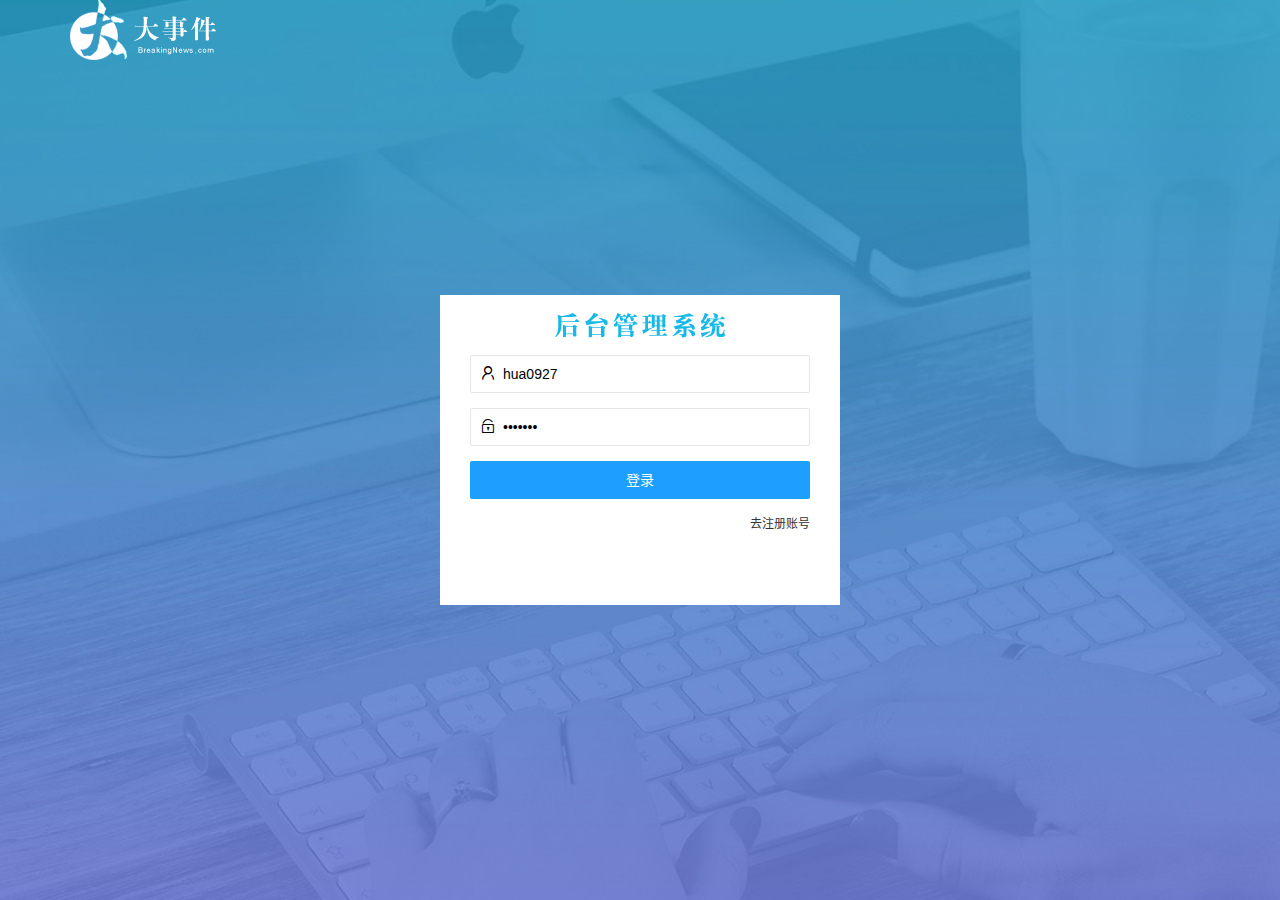
<file: login.html>
<!DOCTYPE html>
<html lang="zh-CN">

<head>
    <meta charset="UTF-8">
    <meta name="viewport" content="width=device-width, initial-scale=1.0">
    <title>大事件-登录/注册</title>
    <!-- 导入 layUI的样式 -->
    <link rel="stylesheet" href="/assets/lib/layui/css/layui.css">
    <!-- 导入自己的样式表 -->
    <link rel="stylesheet" href="/assets/css/login.css">
</head>

<body>
    <!-- 头部的logo区域 -->
    <div class="layui-main">
        <img src="/assets/images/logo.png" alt="" />
    </div>

    <!-- 登录注册区域 -->
    <div class="loginAndRegBox">
        <div class="title-box"></div>
        <!-- 登录的div -->
        <div class="login-box">
            <!-- 登录的表单 -->
            <form class="layui-form" id="form_login">
                <!-- 用户名 -->
                <div class="layui-form-item">
                    <i class="layui-icon layui-icon-username"></i>
                    <input type="text" name="username" required lay-verify="required|pwd" placeholder="请输入用户名" autocomplete="off" class="layui-input" value="hua0927">
                </div>
                <!-- 密码 -->
                <div class="layui-form-item">
                    <i class="layui-icon layui-icon-password"></i>
                    <input type="password" name="password" required lay-verify="required" placeholder="请输入密码" autocomplete="off" class="layui-input" value="hua0927">
                </div>
                <!-- 登录按钮 -->
                <div class="layui-form-item">
                    <!-- 注意: 表单提交按钮和普通按钮的区别 就是 lay-submit 属性 -->
                    <button class="layui-btn layui-btn-fluid layui-btn-normal" lay-submit>登录</button>
                </div>
                <div class="layui-form-item links">
                    <a href="javascript:;" id="link_reg">去注册账号</a>
                </div>
            </form>


        </div>
        <!-- 注册的div -->
        <div class="reg-box">
            <form class="layui-form" id="form_reg">
                <!-- 用户名 -->
                <div class="layui-form-item">
                    <i class="layui-icon layui-icon-username"></i>
                    <input type="text" name="username" required lay-verify="required" placeholder="请输入用户名" autocomplete="off" class="layui-input">
                </div>
                <!-- 密码 -->
                <div class="layui-form-item">
                    <i class="layui-icon layui-icon-password"></i>
                    <input type="password" name="password" required lay-verify="required|pwd" placeholder="请输入密码" autocomplete="off" class="layui-input">
                </div>
                <!-- 再次确认密码 -->
                <div class="layui-form-item">
                    <i class="layui-icon layui-icon-password"></i>
                    <input type="password" name="repassword" required lay-verify="required|pwd|repwd" placeholder="请再次确认密码" autocomplete="off" class="layui-input">
                </div>
                <!-- 注册按钮 -->
                <div class="layui-form-item">
                    <!-- 注意: 表单提交按钮和普通按钮的区别 就是 lay-submit 属性 -->
                    <button class="layui-btn layui-btn-fluid layui-btn-normal" lay-submit>注册</button>
                </div>
                <div class="layui-form-item links">
                    <a href="javascript:;" id="link_login">去登录</a>
                </div>
            </form>

        </div>
    </div>

    <!-- 导入layUI 的js文件 这个文件中没有window.onload,所以要求写在最底端 -->
    <script src="/assets/lib/layui/layui.all.js"></script>
    <!-- 导入jQuery -->
    <script src="/assets/lib/jquery.js"></script>
    <!-- 导入baseAPI.js 在jQuery之后,自己的js文件之前 -->
    <script src="/assets/js/baseAPI.js"></script>
    <!-- 导入自己的JavaScript 脚本 -->
    <script src="/assets/js/login.js"></script>
</body>

</html>
</file>
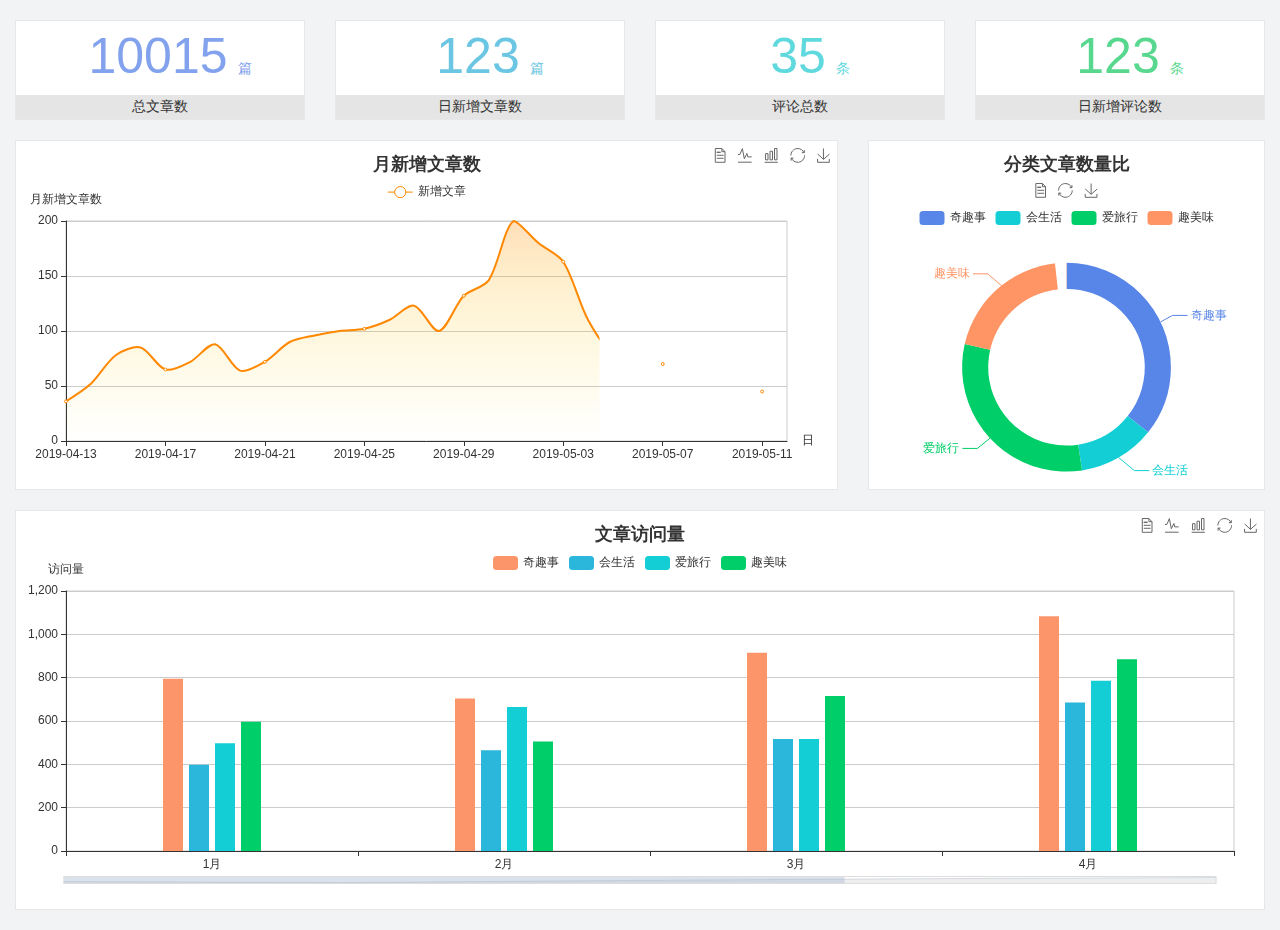
<file: home/dashboard.html>
<!DOCTYPE html>
<html lang="en">

<head>
  <meta charset="UTF-8">
  <meta name="viewport" content="width=device-width, initial-scale=1.0">
  <meta http-equiv="X-UA-Compatible" content="ie=edge">
  <title>图表统计</title>
  <link rel="stylesheet" href="../assets/lib/bootstrap.css" />
  <link rel="stylesheet" href="../assets/lib/main.css" />
  <script src="../assets/lib/jquery.js"></script>
  <script type="text/javascript" src="../assets/lib/echarts.min.js"></script>
</head>

<body>
  <div class="container-fluid">
    <div class="row spannel_list">
      <div class="col-sm-3 col-xs-6">
        <div class="spannel">
          <em>10015</em><span>篇</span>
          <b>总文章数</b>
        </div>
      </div>
      <div class="col-sm-3 col-xs-6">
        <div class="spannel scolor01">
          <em>123</em><span>篇</span>
          <b>日新增文章数</b>
        </div>
      </div>
      <div class="col-sm-3 col-xs-6">
        <div class="spannel scolor02">
          <em>35</em><span>条</span>
          <b>评论总数</b>
        </div>
      </div>
      <div class="col-sm-3 col-xs-6">
        <div class="spannel scolor03">
          <em>123</em><span>条</span>
          <b>日新增评论数</b>
        </div>
      </div>
    </div>
  </div>

  <div class="container-fluid">
    <div class="row curve-pie">
      <div class="col-lg-8 col-md-8">
        <div class="gragh_pannel" id="curve_show"></div>
      </div>
      <div class="col-lg-4 col-md-4">
        <div class="gragh_pannel" id="pie_show"></div>
      </div>
    </div>
  </div>

  <div class="container-fluid">
    <div class="column_pannel" id="column_show"></div>
  </div>

  <script>
    var oChart = echarts.init(document.getElementById('curve_show'));
    var aList_all = [
      { 'count': 36, 'date': '2019-04-13' },
      { 'count': 52, 'date': '2019-04-14' },
      { 'count': 78, 'date': '2019-04-15' },
      { 'count': 85, 'date': '2019-04-16' },
      { 'count': 65, 'date': '2019-04-17' },
      { 'count': 72, 'date': '2019-04-18' },
      { 'count': 88, 'date': '2019-04-19' },
      { 'count': 64, 'date': '2019-04-20' },
      { 'count': 72, 'date': '2019-04-21' },
      { 'count': 90, 'date': '2019-04-22' },
      { 'count': 96, 'date': '2019-04-23' },
      { 'count': 100, 'date': '2019-04-24' },
      { 'count': 102, 'date': '2019-04-25' },
      { 'count': 110, 'date': '2019-04-26' },
      { 'count': 123, 'date': '2019-04-27' },
      { 'count': 100, 'date': '2019-04-28' },
      { 'count': 132, 'date': '2019-04-29' },
      { 'count': 146, 'date': '2019-04-30' },
      { 'count': 200, 'date': '2019-05-01' },
      { 'count': 180, 'date': '2019-05-02' },
      { 'count': 163, 'date': '2019-05-03' },
      { 'count': 110, 'date': '2019-05-04' },
      { 'count': 80, 'date': '2019-05-05' },
      { 'count': 82, 'date': '2019-05-06' },
      { 'count': 70, 'date': '2019-05-07' },
      { 'count': 65, 'date': '2019-05-08' },
      { 'count': 54, 'date': '2019-05-09' },
      { 'count': 40, 'date': '2019-05-10' },
      { 'count': 45, 'date': '2019-05-11' },
      { 'count': 38, 'date': '2019-05-12' },
    ];

    let aCount = [];
    let aDate = [];

    for (var i = 0; i < aList_all.length; i++) {
      aCount.push(aList_all[i].count);
      aDate.push(aList_all[i].date);
    }

    var chartopt = {
      title: {
        text: '月新增文章数',
        left: 'center',
        top: '10'
      },
      tooltip: {
        trigger: 'axis'
      },
      legend: {
        data: ['新增文章'],
        top: '40'
      },
      toolbox: {
        show: true,
        feature: {
          mark: { show: true },
          dataView: { show: true, readOnly: false },
          magicType: { show: true, type: ['line', 'bar'] },
          restore: { show: true },
          saveAsImage: { show: true }
        }
      },
      calculable: true,
      xAxis: [
        {
          name: '日',
          type: 'category',
          boundaryGap: false,
          data: aDate
        }
      ],
      yAxis: [
        {
          name: '月新增文章数',
          type: 'value'
        }
      ],
      series: [
        {
          name: '新增文章',
          type: 'line',
          smooth: true,
          itemStyle: { normal: { areaStyle: { type: 'default' }, color: '#f80' }, lineStyle: { color: '#f80' } },
          data: aCount
        }],
      areaStyle: {
        normal: {
          color: new echarts.graphic.LinearGradient(0, 0, 0, 1, [{
            offset: 0,
            color: 'rgba(255,136,0,0.39)'
          }, {
            offset: .34,
            color: 'rgba(255,180,0,0.25)'
          }, {
            offset: 1,
            color: 'rgba(255,222,0,0.00)'
          }])

        }
      },
      grid: {
        show: true,
        x: 50,
        x2: 50,
        y: 80,
        height: 220
      }
    };

    oChart.setOption(chartopt);


    var oPie = echarts.init(document.getElementById('pie_show'));
    var oPieopt =
    {
      title: {
        top: 10,
        text: '分类文章数量比',
        x: 'center'
      },
      tooltip: {
        trigger: 'item',
        formatter: "{a} <br/>{b} : {c} ({d}%)"
      },
      color: ['#5885e8', '#13cfd5', '#00ce68', '#ff9565'],
      legend: {
        x: 'center',
        top: 65,
        data: ['奇趣事', '会生活', '爱旅行', '趣美味']
      },
      toolbox: {
        show: true,
        x: 'center',
        top: 35,
        feature: {
          mark: { show: true },
          dataView: { show: true, readOnly: false },
          magicType: {
            show: true,
            type: ['pie', 'funnel'],
            option: {
              funnel: {
                x: '25%',
                width: '50%',
                funnelAlign: 'left',
                max: 1548
              }
            }
          },
          restore: { show: true },
          saveAsImage: { show: true }
        }
      },
      calculable: true,
      series: [
        {
          name: '访问来源',
          type: 'pie',
          radius: ['45%', '60%'],
          center: ['50%', '65%'],
          data: [
            { value: 300, name: '奇趣事' },
            { value: 100, name: '会生活' },
            { value: 260, name: '爱旅行' },
            { value: 180, name: '趣美味' }
          ]
        }
      ]
    };
    oPie.setOption(oPieopt);



    var oColumn = this.echarts.init(document.getElementById('column_show'));
    var oColumnopt =
    {
      title: {
        text: '文章访问量',
        left: 'center',
        top: '10'
      },
      tooltip: {
        trigger: 'axis'
      },
      legend: {
        data: ['奇趣事', '会生活', '爱旅行', '趣美味'],
        top: '40'
      },
      toolbox: {
        show: true,
        feature: {
          mark: { show: true },
          dataView: { show: true, readOnly: false },
          magicType: { show: true, type: ['line', 'bar'] },
          restore: { show: true },
          saveAsImage: { show: true }
        }
      },
      calculable: true,
      xAxis: [
        {
          type: 'category',
          data: ['1月', '2月', '3月', '4月', '5月']
        }
      ],
      yAxis: [
        {
          name: '访问量',
          type: 'value'
        }
      ],
      series: [
        {
          name: '奇趣事',
          type: 'bar',
          barWidth: 20,
          itemStyle: {
            normal: { areaStyle: { type: 'default' }, color: '#fd956a' }
          },
          data: [800, 708, 920, 1090, 1200]
        },
        {
          name: '会生活',
          type: 'bar',
          barWidth: 20,
          itemStyle: {
            normal: { areaStyle: { type: 'default' }, color: '#2bb6db' }
          },
          data: [400, 468, 520, 690, 800]
        },
        {
          name: '爱旅行',
          type: 'bar',
          barWidth: 20,
          itemStyle: {
            normal: { areaStyle: { type: 'default' }, color: '#13cfd5' }
          },
          data: [500, 668, 520, 790, 900]
        },
        {
          name: '趣美味',
          type: 'bar',
          barWidth: 20,
          itemStyle: {
            normal: { areaStyle: { type: 'default' }, color: '#00ce68' }
          },
          data: [600, 508, 720, 890, 1000]
        }
      ],
      grid: {
        show: true,
        x: 50,
        x2: 30,
        y: 80,
        height: 260
      },
      dataZoom: [//给x轴设置滚动条
        {
          start: 0,//默认为0
          end: 100 - 1000 / 31,//默认为100
          type: 'slider',
          show: true,
          xAxisIndex: [0],
          handleSize: 0,//滑动条的 左右2个滑动条的大小
          height: 8,//组件高度
          left: 45, //左边的距离
          right: 50,//右边的距离
          bottom: 26,//右边的距离
          handleColor: '#ddd',//h滑动图标的颜色
          handleStyle: {
            borderColor: "#cacaca",
            borderWidth: "1",
            shadowBlur: 2,
            background: "#ddd",
            shadowColor: "#ddd",
          }
        }]
    };
    oColumn.setOption(oColumnopt);
  </script>
</body>

</html>
</file>
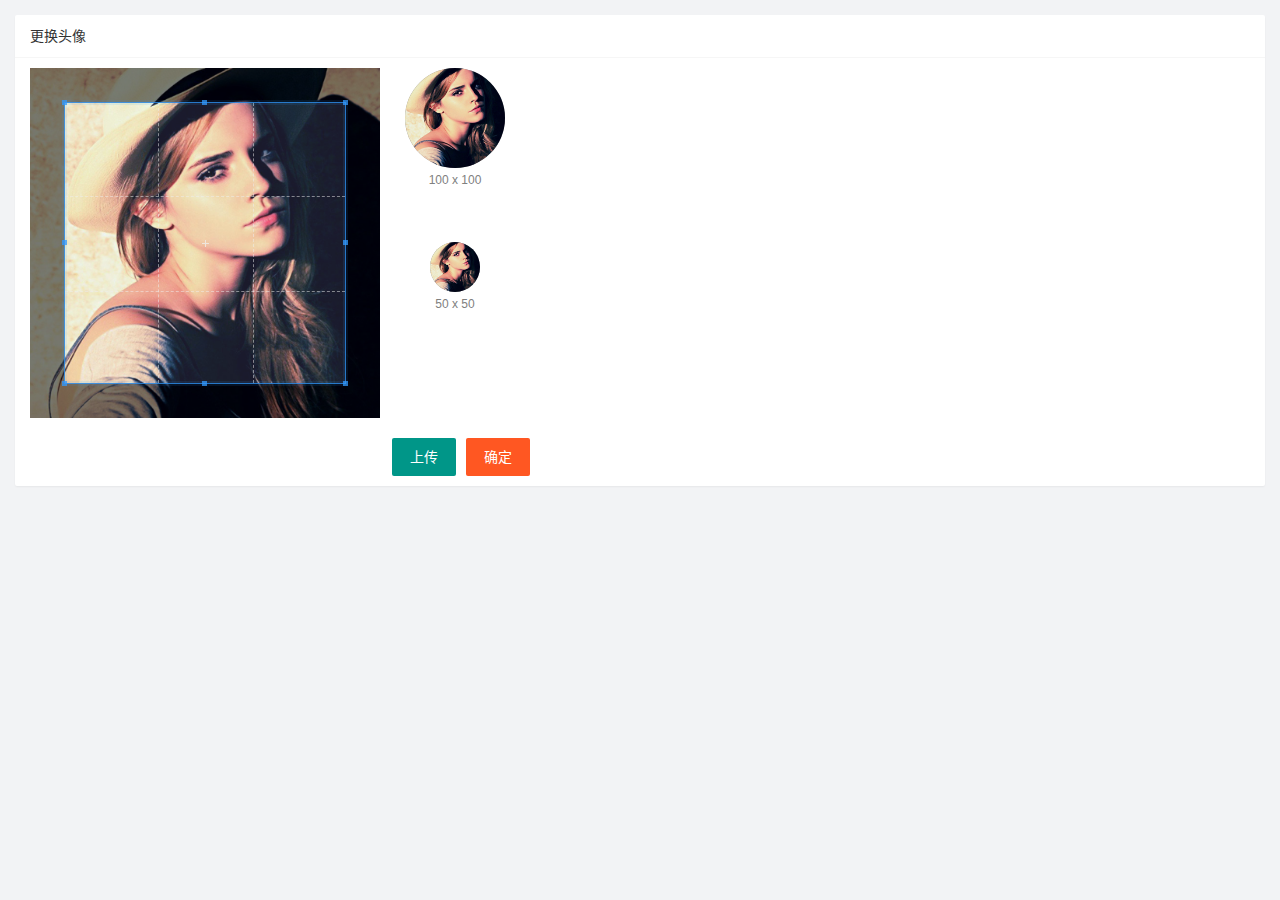
<file: user/user_avatar.html>
<!DOCTYPE html>
<html lang="zh-CN">

<head>
    <meta charset="UTF-8">
    <meta name="viewport" content="width=device-width, initial-scale=1.0">
    <title>Document</title>
    <link rel="stylesheet" href="/assets/lib/layui/css/layui.css">
    <!-- 导入cropper -->
    <link rel="stylesheet" href="/assets/lib/cropper/cropper.css" />
    <link rel="stylesheet" href="/assets/css/user/user_avatar.css">
</head>

<body>
    <div class="layui-card">
        <div class="layui-card-header">更换头像</div>
        <div class="layui-card-body">
            <!-- 第一行的图片裁剪和预览区域 -->
            <div class="row1">
                <!-- 图片裁剪区域 -->
                <div class="cropper-box">
                    <!-- 这个 img 标签很重要，将来会把它初始化为裁剪区域 -->
                    <img id="image" src="/assets/images/sample.jpg" />
                </div>
                <!-- 图片的预览区域 -->
                <div class="preview-box">
                    <div>
                        <!-- 宽高为 100px 的预览区域 -->
                        <div class="img-preview w100"></div>
                        <p class="size">100 x 100</p>
                    </div>
                    <div>
                        <!-- 宽高为 50px 的预览区域 -->
                        <div class="img-preview w50"></div>
                        <p class="size">50 x 50</p>
                    </div>
                </div>
            </div>

            <!-- 第二行的按钮区域 -->
            <div class="row2">
                <input type="file" id="file" accept="image/png,image/jpeg" style="display: none;">
                <button type="button" class="layui-btn" id="btnChooseImage">上传</button>
                <button type="button" class="layui-btn layui-btn-danger" id="btnUpload">确定</button>
            </div>
        </div>
    </div>

    <!-- 导入layui -->
    <script src="/assets/lib/layui/layui.all.js"></script>
    <script src="/assets/lib/jquery.js"></script>
    <script src="/assets/lib/cropper/Cropper.js"></script>
    <script src="/assets/lib/cropper/jquery-cropper.js"></script>
    <script src="/assets/js/baseAPI.js"></script>
    <script src="/assets/js/user/user_avatar.js"></script>
</body>

</html>
</file>
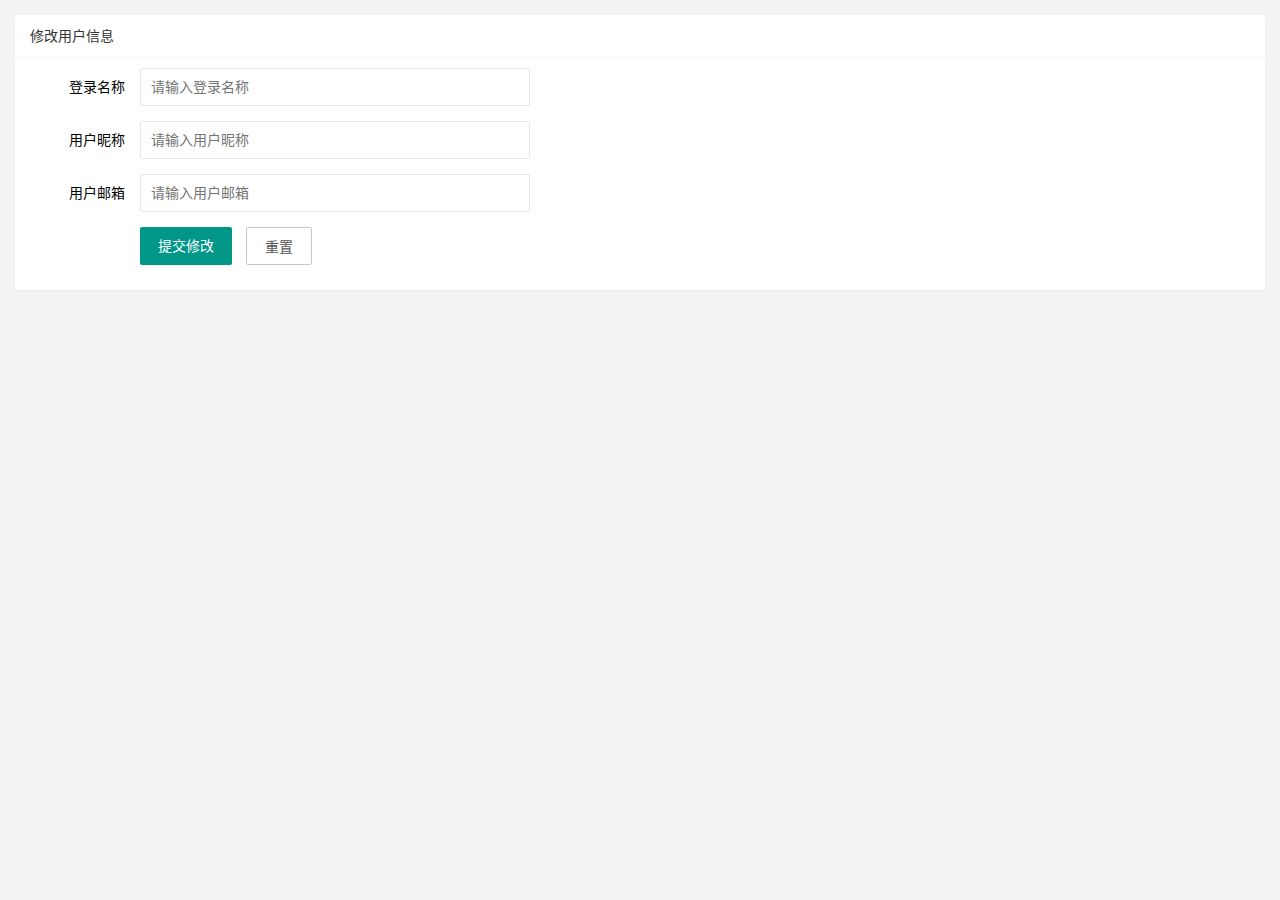
<file: user/user_info.html>
<!DOCTYPE html>
<html lang="zh-CN">

<head>
    <meta charset="UTF-8">
    <meta name="viewport" content="width=device-width, initial-scale=1.0">
    <title>Document</title>
    <!-- 导入layui的样式表 -->
    <link rel="stylesheet" href="/assets/lib/layui/css/layui.css">
    <!-- 导入自己的样式表 -->
    <link rel="stylesheet" href="/assets/css/user/user_info.css">
</head>

<body>
    <div class="layui-card">
        <div class="layui-card-header">修改用户信息</div>
        <div class="layui-card-body">
            <form class="layui-form" lay-filter="formUserInfo">
                <!-- 隐藏域保存id -->
                <input type="hidden" name="id" id="">
                <!-- 登录名称 -->
                <div class="layui-form-item">
                    <label class="layui-form-label">登录名称</label>
                    <div class="layui-input-block">
                        <input type="text" name="username" required lay-verify="required" placeholder="请输入登录名称" autocomplete="off" class="layui-input" readonly>
                    </div>
                </div>
                <!-- 用户昵称 -->
                <div class="layui-form-item">
                    <label class="layui-form-label">用户昵称</label>
                    <div class="layui-input-block">
                        <input type="text" name="nickname" required lay-verify="required|nickname" placeholder="请输入用户昵称" autocomplete="off" class="layui-input">
                    </div>
                </div>
                <!-- 用户邮箱 -->
                <div class="layui-form-item">
                    <label class="layui-form-label">用户邮箱</label>
                    <div class="layui-input-block">
                        <input type="text" name="email" required lay-verify="required|email" placeholder="请输入用户邮箱" autocomplete="off" class="layui-input">
                    </div>
                </div>
                <!-- 提交重置按钮 -->
                <div class="layui-form-item">
                    <div class="layui-input-block">
                        <button class="layui-btn" lay-submit lay-filter="formDemo">提交修改</button>
                        <button type="reset" class="layui-btn layui-btn-primary" id="reset">重置</button>
                    </div>
                </div>
            </form>
        </div>
    </div>
    <!-- 导入layui的js文件 -->
    <script src="/assets/lib/layui/layui.all.js"></script>
    <!-- 导入jQuery -->
    <script src="/assets/lib/jquery.js"></script>
    <!-- 导入baseAPI -->
    <script src="/assets/js/baseAPI.js"></script>
    <!-- 导入自己的js文件 -->
    <script src="/assets/js/user/user_info.js"></script>
</body>

</html>
</file>
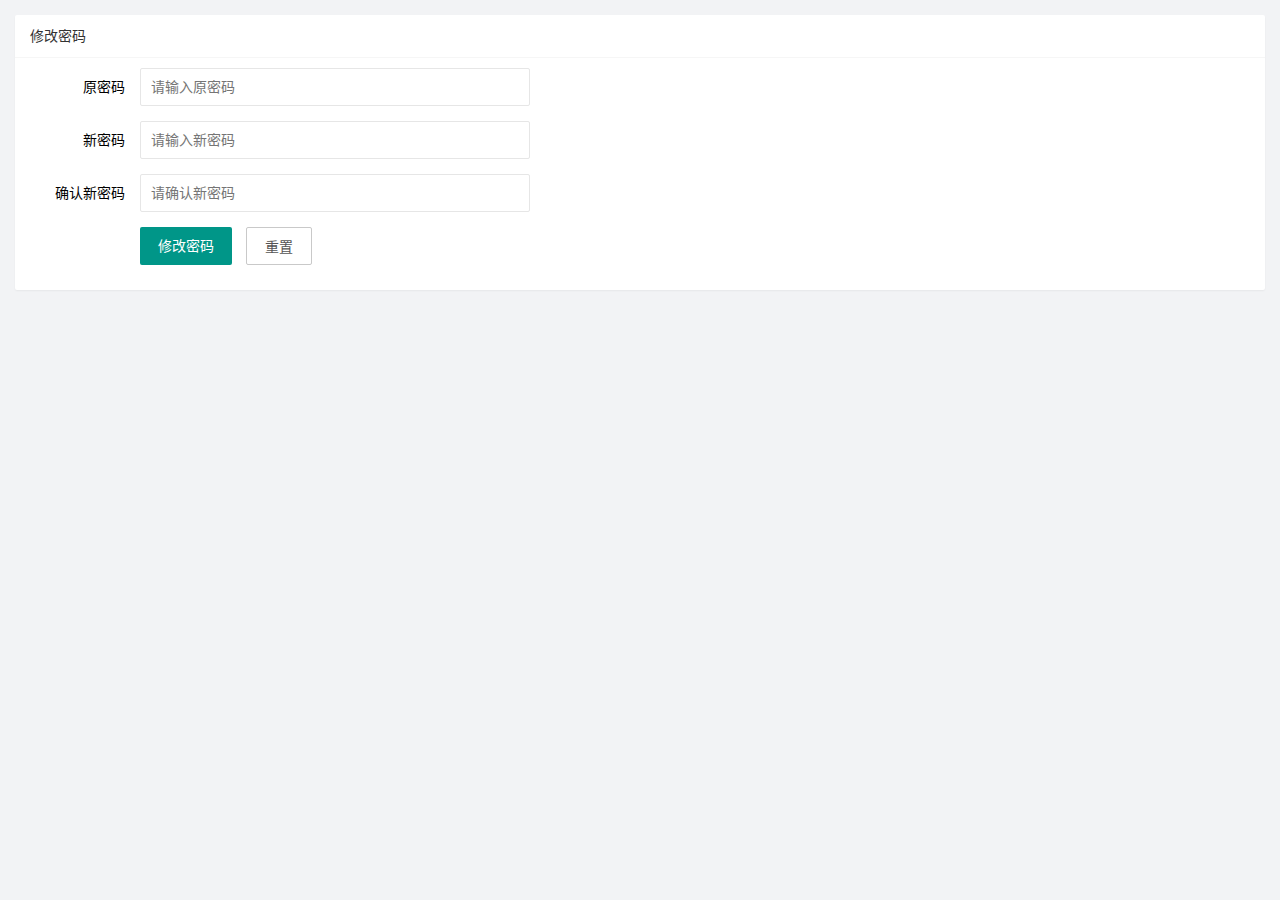
<file: user/user_pwd.html>
<!DOCTYPE html>
<html lang="zh-CN">

<head>
    <meta charset="UTF-8">
    <meta name="viewport" content="width=device-width, initial-scale=1.0">
    <title>Document</title>
    <!-- 导入layui的样式表 -->
    <link rel="stylesheet" href="/assets/lib/layui/css/layui.css">
    <!-- 导入自己的样式表 -->
    <link rel="stylesheet" href="/assets/css/user/user_pwd.css">
</head>

<body>
    <div class="layui-card">
        <div class="layui-card-header">修改密码</div>
        <div class="layui-card-body">
            <form class="layui-form" action="">
                <!-- 原密码 -->
                <div class="layui-form-item">
                    <label class="layui-form-label">原密码</label>
                    <div class="layui-input-block">
                        <input type="password" name="oldPwd" required lay-verify="required|pwd" placeholder="请输入原密码" autocomplete="off" class="layui-input">
                    </div>
                </div>
                <!-- 新密码 -->
                <div class="layui-form-item">
                    <label class="layui-form-label">新密码</label>
                    <div class="layui-input-block">
                        <input type="password" name="newPwd" required lay-verify="required|pwd|samePwd" placeholder="请输入新密码" autocomplete="off" class="layui-input">
                    </div>
                </div>
                <!-- 确认新密码 -->
                <div class="layui-form-item">
                    <label class="layui-form-label">确认新密码</label>
                    <div class="layui-input-block">
                        <input type="password" name="rePwd" required lay-verify="required|pwd|rePwd" placeholder="请确认新密码" autocomplete="off" class="layui-input">
                    </div>
                </div>
                <!-- 修改密码 重置按钮 -->
                <div class="layui-form-item">
                    <div class="layui-input-block">
                        <button class="layui-btn" lay-submit lay-filter="formDemo">修改密码</button>
                        <button type="reset" class="layui-btn layui-btn-primary">重置</button>
                    </div>
                </div>
            </form>
        </div>
    </div>
    <!-- 导入layui的js -->
    <script src="/assets/lib/layui/layui.all.js"></script>
    <!-- 导入jQuery -->
    <script src="/assets/lib/jquery.js"></script>
    <!-- 导入baseAPI -->
    <script src="/assets/js/baseAPI.js"></script>
    <!-- 导入自己的js文件 -->
    <script src="/assets/js/user/user_pwd.js"></script>
</body>

</html>
</file>
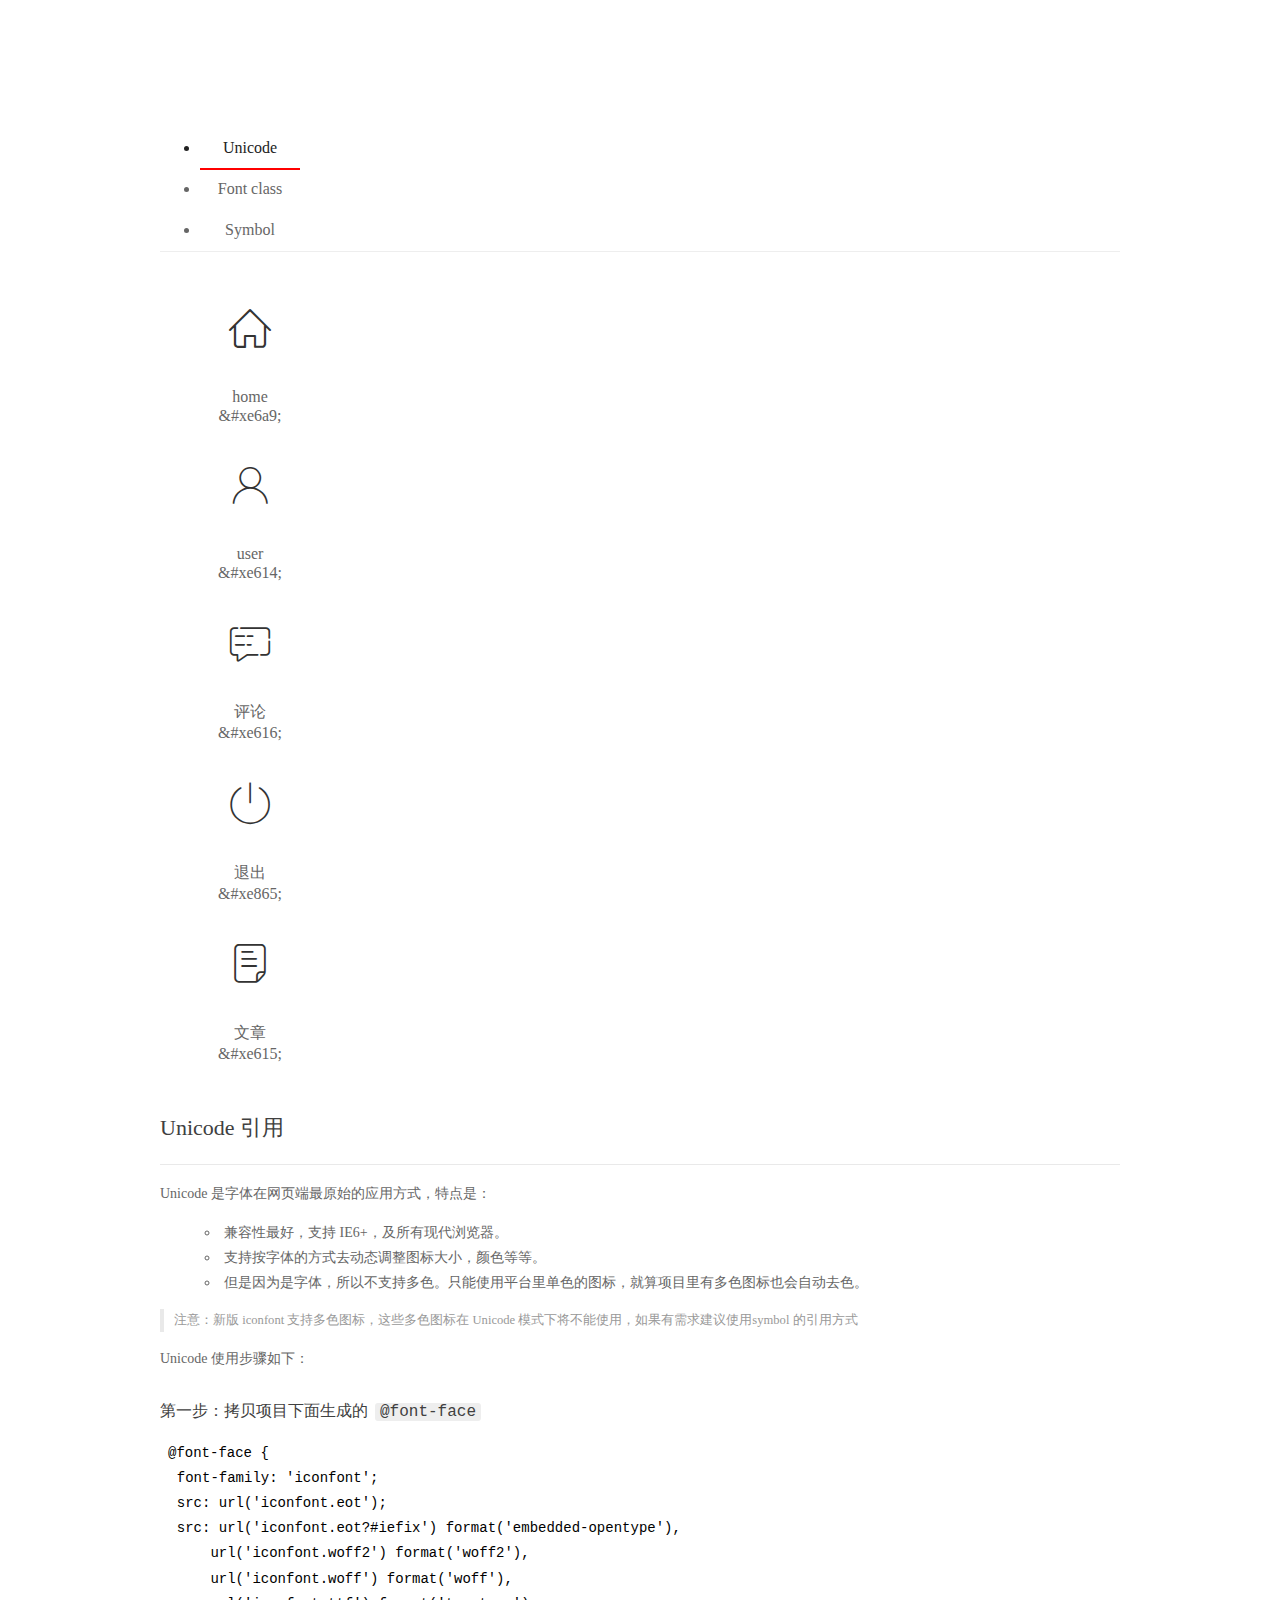
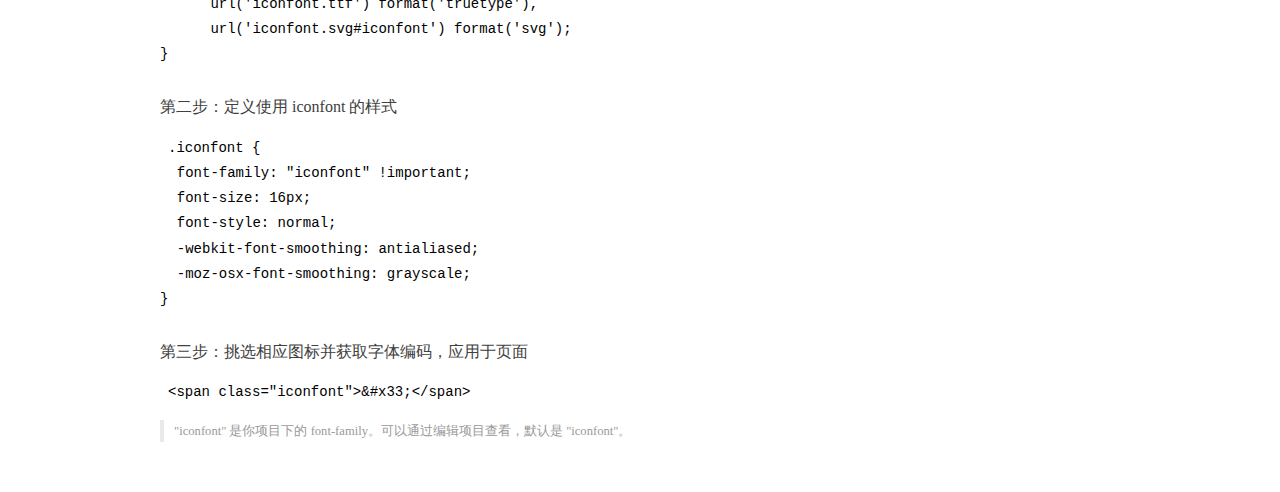
<file: assets/fonts/demo_index.html>
<!DOCTYPE html>
<html>
<head>
  <meta charset="utf-8"/>
  <title>IconFont Demo</title>
  <link rel="shortcut icon" href="https://gtms04.alicdn.com/tps/i4/TB1_oz6GVXXXXaFXpXXJDFnIXXX-64-64.ico" type="image/x-icon"/>
  <link rel="stylesheet" href="https://g.alicdn.com/thx/cube/1.3.2/cube.min.css">
  <link rel="stylesheet" href="demo.css">
  <link rel="stylesheet" href="iconfont.css">
  <script src="iconfont.js"></script>
  <!-- jQuery -->
  <script src="https://a1.alicdn.com/oss/uploads/2018/12/26/7bfddb60-08e8-11e9-9b04-53e73bb6408b.js"></script>
  <!-- 代码高亮 -->
  <script src="https://a1.alicdn.com/oss/uploads/2018/12/26/a3f714d0-08e6-11e9-8a15-ebf944d7534c.js"></script>
</head>
<body>
  <div class="main">
    <h1 class="logo"><a href="https://www.iconfont.cn/" title="iconfont 首页" target="_blank">&#xe86b;</a></h1>
    <div class="nav-tabs">
      <ul id="tabs" class="dib-box">
        <li class="dib active"><span>Unicode</span></li>
        <li class="dib"><span>Font class</span></li>
        <li class="dib"><span>Symbol</span></li>
      </ul>
      
    </div>
    <div class="tab-container">
      <div class="content unicode" style="display: block;">
          <ul class="icon_lists dib-box">
          
            <li class="dib">
              <span class="icon iconfont">&#xe6a9;</span>
                <div class="name">home</div>
                <div class="code-name">&amp;#xe6a9;</div>
              </li>
          
            <li class="dib">
              <span class="icon iconfont">&#xe614;</span>
                <div class="name">user</div>
                <div class="code-name">&amp;#xe614;</div>
              </li>
          
            <li class="dib">
              <span class="icon iconfont">&#xe616;</span>
                <div class="name">评论</div>
                <div class="code-name">&amp;#xe616;</div>
              </li>
          
            <li class="dib">
              <span class="icon iconfont">&#xe865;</span>
                <div class="name">退出</div>
                <div class="code-name">&amp;#xe865;</div>
              </li>
          
            <li class="dib">
              <span class="icon iconfont">&#xe615;</span>
                <div class="name">文章</div>
                <div class="code-name">&amp;#xe615;</div>
              </li>
          
          </ul>
          <div class="article markdown">
          <h2 id="unicode-">Unicode 引用</h2>
          <hr>

          <p>Unicode 是字体在网页端最原始的应用方式，特点是：</p>
          <ul>
            <li>兼容性最好，支持 IE6+，及所有现代浏览器。</li>
            <li>支持按字体的方式去动态调整图标大小，颜色等等。</li>
            <li>但是因为是字体，所以不支持多色。只能使用平台里单色的图标，就算项目里有多色图标也会自动去色。</li>
          </ul>
          <blockquote>
            <p>注意：新版 iconfont 支持多色图标，这些多色图标在 Unicode 模式下将不能使用，如果有需求建议使用symbol 的引用方式</p>
          </blockquote>
          <p>Unicode 使用步骤如下：</p>
          <h3 id="-font-face">第一步：拷贝项目下面生成的 <code>@font-face</code></h3>
<pre><code class="language-css"
>@font-face {
  font-family: 'iconfont';
  src: url('iconfont.eot');
  src: url('iconfont.eot?#iefix') format('embedded-opentype'),
      url('iconfont.woff2') format('woff2'),
      url('iconfont.woff') format('woff'),
      url('iconfont.ttf') format('truetype'),
      url('iconfont.svg#iconfont') format('svg');
}
</code></pre>
          <h3 id="-iconfont-">第二步：定义使用 iconfont 的样式</h3>
<pre><code class="language-css"
>.iconfont {
  font-family: "iconfont" !important;
  font-size: 16px;
  font-style: normal;
  -webkit-font-smoothing: antialiased;
  -moz-osx-font-smoothing: grayscale;
}
</code></pre>
          <h3 id="-">第三步：挑选相应图标并获取字体编码，应用于页面</h3>
<pre>
<code class="language-html"
>&lt;span class="iconfont"&gt;&amp;#x33;&lt;/span&gt;
</code></pre>
          <blockquote>
            <p>"iconfont" 是你项目下的 font-family。可以通过编辑项目查看，默认是 "iconfont"。</p>
          </blockquote>
          </div>
      </div>
      <div class="content font-class">
        <ul class="icon_lists dib-box">
          
          <li class="dib">
            <span class="icon iconfont icon-home"></span>
            <div class="name">
              home
            </div>
            <div class="code-name">.icon-home
            </div>
          </li>
          
          <li class="dib">
            <span class="icon iconfont icon-user"></span>
            <div class="name">
              user
            </div>
            <div class="code-name">.icon-user
            </div>
          </li>
          
          <li class="dib">
            <span class="icon iconfont icon-pinglun"></span>
            <div class="name">
              评论
            </div>
            <div class="code-name">.icon-pinglun
            </div>
          </li>
          
          <li class="dib">
            <span class="icon iconfont icon-tuichu"></span>
            <div class="name">
              退出
            </div>
            <div class="code-name">.icon-tuichu
            </div>
          </li>
          
          <li class="dib">
            <span class="icon iconfont icon-16"></span>
            <div class="name">
              文章
            </div>
            <div class="code-name">.icon-16
            </div>
          </li>
          
        </ul>
        <div class="article markdown">
        <h2 id="font-class-">font-class 引用</h2>
        <hr>

        <p>font-class 是 Unicode 使用方式的一种变种，主要是解决 Unicode 书写不直观，语意不明确的问题。</p>
        <p>与 Unicode 使用方式相比，具有如下特点：</p>
        <ul>
          <li>兼容性良好，支持 IE8+，及所有现代浏览器。</li>
          <li>相比于 Unicode 语意明确，书写更直观。可以很容易分辨这个 icon 是什么。</li>
          <li>因为使用 class 来定义图标，所以当要替换图标时，只需要修改 class 里面的 Unicode 引用。</li>
          <li>不过因为本质上还是使用的字体，所以多色图标还是不支持的。</li>
        </ul>
        <p>使用步骤如下：</p>
        <h3 id="-fontclass-">第一步：引入项目下面生成的 fontclass 代码：</h3>
<pre><code class="language-html">&lt;link rel="stylesheet" href="./iconfont.css"&gt;
</code></pre>
        <h3 id="-">第二步：挑选相应图标并获取类名，应用于页面：</h3>
<pre><code class="language-html">&lt;span class="iconfont icon-xxx"&gt;&lt;/span&gt;
</code></pre>
        <blockquote>
          <p>"
            iconfont" 是你项目下的 font-family。可以通过编辑项目查看，默认是 "iconfont"。</p>
        </blockquote>
      </div>
      </div>
      <div class="content symbol">
          <ul class="icon_lists dib-box">
          
            <li class="dib">
                <svg class="icon svg-icon" aria-hidden="true">
                  <use xlink:href="#icon-home"></use>
                </svg>
                <div class="name">home</div>
                <div class="code-name">#icon-home</div>
            </li>
          
            <li class="dib">
                <svg class="icon svg-icon" aria-hidden="true">
                  <use xlink:href="#icon-user"></use>
                </svg>
                <div class="name">user</div>
                <div class="code-name">#icon-user</div>
            </li>
          
            <li class="dib">
                <svg class="icon svg-icon" aria-hidden="true">
                  <use xlink:href="#icon-pinglun"></use>
                </svg>
                <div class="name">评论</div>
                <div class="code-name">#icon-pinglun</div>
            </li>
          
            <li class="dib">
                <svg class="icon svg-icon" aria-hidden="true">
                  <use xlink:href="#icon-tuichu"></use>
                </svg>
                <div class="name">退出</div>
                <div class="code-name">#icon-tuichu</div>
            </li>
          
            <li class="dib">
                <svg class="icon svg-icon" aria-hidden="true">
                  <use xlink:href="#icon-16"></use>
                </svg>
                <div class="name">文章</div>
                <div class="code-name">#icon-16</div>
            </li>
          
          </ul>
          <div class="article markdown">
          <h2 id="symbol-">Symbol 引用</h2>
          <hr>

          <p>这是一种全新的使用方式，应该说这才是未来的主流，也是平台目前推荐的用法。相关介绍可以参考这篇<a href="">文章</a>
            这种用法其实是做了一个 SVG 的集合，与另外两种相比具有如下特点：</p>
          <ul>
            <li>支持多色图标了，不再受单色限制。</li>
            <li>通过一些技巧，支持像字体那样，通过 <code>font-size</code>, <code>color</code> 来调整样式。</li>
            <li>兼容性较差，支持 IE9+，及现代浏览器。</li>
            <li>浏览器渲染 SVG 的性能一般，还不如 png。</li>
          </ul>
          <p>使用步骤如下：</p>
          <h3 id="-symbol-">第一步：引入项目下面生成的 symbol 代码：</h3>
<pre><code class="language-html">&lt;script src="./iconfont.js"&gt;&lt;/script&gt;
</code></pre>
          <h3 id="-css-">第二步：加入通用 CSS 代码（引入一次就行）：</h3>
<pre><code class="language-html">&lt;style&gt;
.icon {
  width: 1em;
  height: 1em;
  vertical-align: -0.15em;
  fill: currentColor;
  overflow: hidden;
}
&lt;/style&gt;
</code></pre>
          <h3 id="-">第三步：挑选相应图标并获取类名，应用于页面：</h3>
<pre><code class="language-html">&lt;svg class="icon" aria-hidden="true"&gt;
  &lt;use xlink:href="#icon-xxx"&gt;&lt;/use&gt;
&lt;/svg&gt;
</code></pre>
          </div>
      </div>

    </div>
  </div>
  <script>
  $(document).ready(function () {
      $('.tab-container .content:first').show()

      $('#tabs li').click(function (e) {
        var tabContent = $('.tab-container .content')
        var index = $(this).index()

        if ($(this).hasClass('active')) {
          return
        } else {
          $('#tabs li').removeClass('active')
          $(this).addClass('active')

          tabContent.hide().eq(index).fadeIn()
        }
      })
    })
  </script>
</body>
</html>
</file>
<file: assets/lib/layui/css/layui.css>
/** layui-v2.5.5 MIT License By https://www.layui.com */
 .layui-inline,img{display:inline-block;vertical-align:middle}h1,h2,h3,h4,h5,h6{font-weight:400}.layui-edge,.layui-header,.layui-inline,.layui-main{position:relative}.layui-body,.layui-edge,.layui-elip{overflow:hidden}.layui-btn,.layui-edge,.layui-inline,img{vertical-align:middle}.layui-btn,.layui-disabled,.layui-icon,.layui-unselect{-moz-user-select:none;-webkit-user-select:none;-ms-user-select:none}.layui-elip,.layui-form-checkbox span,.layui-form-pane .layui-form-label{text-overflow:ellipsis;white-space:nowrap}.layui-breadcrumb,.layui-tree-btnGroup{visibility:hidden}blockquote,body,button,dd,div,dl,dt,form,h1,h2,h3,h4,h5,h6,input,li,ol,p,pre,td,textarea,th,ul{margin:0;padding:0;-webkit-tap-highlight-color:rgba(0,0,0,0)}a:active,a:hover{outline:0}img{border:none}li{list-style:none}table{border-collapse:collapse;border-spacing:0}h4,h5,h6{font-size:100%}button,input,optgroup,option,select,textarea{font-family:inherit;font-size:inherit;font-style:inherit;font-weight:inherit;outline:0}pre{white-space:pre-wrap;white-space:-moz-pre-wrap;white-space:-pre-wrap;white-space:-o-pre-wrap;word-wrap:break-word}body{line-height:24px;font:14px Helvetica Neue,Helvetica,PingFang SC,Tahoma,Arial,sans-serif}hr{height:1px;margin:10px 0;border:0;clear:both}a{color:#333;text-decoration:none}a:hover{color:#777}a cite{font-style:normal;*cursor:pointer}.layui-border-box,.layui-border-box *{box-sizing:border-box}.layui-box,.layui-box *{box-sizing:content-box}.layui-clear{clear:both;*zoom:1}.layui-clear:after{content:'\20';clear:both;*zoom:1;display:block;height:0}.layui-inline{*display:inline;*zoom:1}.layui-edge{display:inline-block;width:0;height:0;border-width:6px;border-style:dashed;border-color:transparent}.layui-edge-top{top:-4px;border-bottom-color:#999;border-bottom-style:solid}.layui-edge-right{border-left-color:#999;border-left-style:solid}.layui-edge-bottom{top:2px;border-top-color:#999;border-top-style:solid}.layui-edge-left{border-right-color:#999;border-right-style:solid}.layui-disabled,.layui-disabled:hover{color:#d2d2d2!important;cursor:not-allowed!important}.layui-circle{border-radius:100%}.layui-show{display:block!important}.layui-hide{display:none!important}@font-face{font-family:layui-icon;src:url(../font/iconfont.eot?v=250);src:url(../font/iconfont.eot?v=250#iefix) format('embedded-opentype'),url(../font/iconfont.woff2?v=250) format('woff2'),url(../font/iconfont.woff?v=250) format('woff'),url(../font/iconfont.ttf?v=250) format('truetype'),url(../font/iconfont.svg?v=250#layui-icon) format('svg')}.layui-icon{font-family:layui-icon!important;font-size:16px;font-style:normal;-webkit-font-smoothing:antialiased;-moz-osx-font-smoothing:grayscale}.layui-icon-reply-fill:before{content:"\e611"}.layui-icon-set-fill:before{content:"\e614"}.layui-icon-menu-fill:before{content:"\e60f"}.layui-icon-search:before{content:"\e615"}.layui-icon-share:before{content:"\e641"}.layui-icon-set-sm:before{content:"\e620"}.layui-icon-engine:before{content:"\e628"}.layui-icon-close:before{content:"\1006"}.layui-icon-close-fill:before{content:"\1007"}.layui-icon-chart-screen:before{content:"\e629"}.layui-icon-star:before{content:"\e600"}.layui-icon-circle-dot:before{content:"\e617"}.layui-icon-chat:before{content:"\e606"}.layui-icon-release:before{content:"\e609"}.layui-icon-list:before{content:"\e60a"}.layui-icon-chart:before{content:"\e62c"}.layui-icon-ok-circle:before{content:"\1005"}.layui-icon-layim-theme:before{content:"\e61b"}.layui-icon-table:before{content:"\e62d"}.layui-icon-right:before{content:"\e602"}.layui-icon-left:before{content:"\e603"}.layui-icon-cart-simple:before{content:"\e698"}.layui-icon-face-cry:before{content:"\e69c"}.layui-icon-face-smile:before{content:"\e6af"}.layui-icon-survey:before{content:"\e6b2"}.layui-icon-tree:before{content:"\e62e"}.layui-icon-upload-circle:before{content:"\e62f"}.layui-icon-add-circle:before{content:"\e61f"}.layui-icon-download-circle:before{content:"\e601"}.layui-icon-templeate-1:before{content:"\e630"}.layui-icon-util:before{content:"\e631"}.layui-icon-face-surprised:before{content:"\e664"}.layui-icon-edit:before{content:"\e642"}.layui-icon-speaker:before{content:"\e645"}.layui-icon-down:before{content:"\e61a"}.layui-icon-file:before{content:"\e621"}.layui-icon-layouts:before{content:"\e632"}.layui-icon-rate-half:before{content:"\e6c9"}.layui-icon-add-circle-fine:before{content:"\e608"}.layui-icon-prev-circle:before{content:"\e633"}.layui-icon-read:before{content:"\e705"}.layui-icon-404:before{content:"\e61c"}.layui-icon-carousel:before{content:"\e634"}.layui-icon-help:before{content:"\e607"}.layui-icon-code-circle:before{content:"\e635"}.layui-icon-water:before{content:"\e636"}.layui-icon-username:before{content:"\e66f"}.layui-icon-find-fill:before{content:"\e670"}.layui-icon-about:before{content:"\e60b"}.layui-icon-location:before{content:"\e715"}.layui-icon-up:before{content:"\e619"}.layui-icon-pause:before{content:"\e651"}.layui-icon-date:before{content:"\e637"}.layui-icon-layim-uploadfile:before{content:"\e61d"}.layui-icon-delete:before{content:"\e640"}.layui-icon-play:before{content:"\e652"}.layui-icon-top:before{content:"\e604"}.layui-icon-friends:before{content:"\e612"}.layui-icon-refresh-3:before{content:"\e9aa"}.layui-icon-ok:before{content:"\e605"}.layui-icon-layer:before{content:"\e638"}.layui-icon-face-smile-fine:before{content:"\e60c"}.layui-icon-dollar:before{content:"\e659"}.layui-icon-group:before{content:"\e613"}.layui-icon-layim-download:before{content:"\e61e"}.layui-icon-picture-fine:before{content:"\e60d"}.layui-icon-link:before{content:"\e64c"}.layui-icon-diamond:before{content:"\e735"}.layui-icon-log:before{content:"\e60e"}.layui-icon-rate-solid:before{content:"\e67a"}.layui-icon-fonts-del:before{content:"\e64f"}.layui-icon-unlink:before{content:"\e64d"}.layui-icon-fonts-clear:before{content:"\e639"}.layui-icon-triangle-r:before{content:"\e623"}.layui-icon-circle:before{content:"\e63f"}.layui-icon-radio:before{content:"\e643"}.layui-icon-align-center:before{content:"\e647"}.layui-icon-align-right:before{content:"\e648"}.layui-icon-align-left:before{content:"\e649"}.layui-icon-loading-1:before{content:"\e63e"}.layui-icon-return:before{content:"\e65c"}.layui-icon-fonts-strong:before{content:"\e62b"}.layui-icon-upload:before{content:"\e67c"}.layui-icon-dialogue:before{content:"\e63a"}.layui-icon-video:before{content:"\e6ed"}.layui-icon-headset:before{content:"\e6fc"}.layui-icon-cellphone-fine:before{content:"\e63b"}.layui-icon-add-1:before{content:"\e654"}.layui-icon-face-smile-b:before{content:"\e650"}.layui-icon-fonts-html:before{content:"\e64b"}.layui-icon-form:before{content:"\e63c"}.layui-icon-cart:before{content:"\e657"}.layui-icon-camera-fill:before{content:"\e65d"}.layui-icon-tabs:before{content:"\e62a"}.layui-icon-fonts-code:before{content:"\e64e"}.layui-icon-fire:before{content:"\e756"}.layui-icon-set:before{content:"\e716"}.layui-icon-fonts-u:before{content:"\e646"}.layui-icon-triangle-d:before{content:"\e625"}.layui-icon-tips:before{content:"\e702"}.layui-icon-picture:before{content:"\e64a"}.layui-icon-more-vertical:before{content:"\e671"}.layui-icon-flag:before{content:"\e66c"}.layui-icon-loading:before{content:"\e63d"}.layui-icon-fonts-i:before{content:"\e644"}.layui-icon-refresh-1:before{content:"\e666"}.layui-icon-rmb:before{content:"\e65e"}.layui-icon-home:before{content:"\e68e"}.layui-icon-user:before{content:"\e770"}.layui-icon-notice:before{content:"\e667"}.layui-icon-login-weibo:before{content:"\e675"}.layui-icon-voice:before{content:"\e688"}.layui-icon-upload-drag:before{content:"\e681"}.layui-icon-login-qq:before{content:"\e676"}.layui-icon-snowflake:before{content:"\e6b1"}.layui-icon-file-b:before{content:"\e655"}.layui-icon-template:before{content:"\e663"}.layui-icon-auz:before{content:"\e672"}.layui-icon-console:before{content:"\e665"}.layui-icon-app:before{content:"\e653"}.layui-icon-prev:before{content:"\e65a"}.layui-icon-website:before{content:"\e7ae"}.layui-icon-next:before{content:"\e65b"}.layui-icon-component:before{content:"\e857"}.layui-icon-more:before{content:"\e65f"}.layui-icon-login-wechat:before{content:"\e677"}.layui-icon-shrink-right:before{content:"\e668"}.layui-icon-spread-left:before{content:"\e66b"}.layui-icon-camera:before{content:"\e660"}.layui-icon-note:before{content:"\e66e"}.layui-icon-refresh:before{content:"\e669"}.layui-icon-female:before{content:"\e661"}.layui-icon-male:before{content:"\e662"}.layui-icon-password:before{content:"\e673"}.layui-icon-senior:before{content:"\e674"}.layui-icon-theme:before{content:"\e66a"}.layui-icon-tread:before{content:"\e6c5"}.layui-icon-praise:before{content:"\e6c6"}.layui-icon-star-fill:before{content:"\e658"}.layui-icon-rate:before{content:"\e67b"}.layui-icon-template-1:before{content:"\e656"}.layui-icon-vercode:before{content:"\e679"}.layui-icon-cellphone:before{content:"\e678"}.layui-icon-screen-full:before{content:"\e622"}.layui-icon-screen-restore:before{content:"\e758"}.layui-icon-cols:before{content:"\e610"}.layui-icon-export:before{content:"\e67d"}.layui-icon-print:before{content:"\e66d"}.layui-icon-slider:before{content:"\e714"}.layui-icon-addition:before{content:"\e624"}.layui-icon-subtraction:before{content:"\e67e"}.layui-icon-service:before{content:"\e626"}.layui-icon-transfer:before{content:"\e691"}.layui-main{width:1140px;margin:0 auto}.layui-header{z-index:1000;height:60px}.layui-header a:hover{transition:all .5s;-webkit-transition:all .5s}.layui-side{position:fixed;left:0;top:0;bottom:0;z-index:999;width:200px;overflow-x:hidden}.layui-side-scroll{position:relative;width:220px;height:100%;overflow-x:hidden}.layui-body{position:absolute;left:200px;right:0;top:0;bottom:0;z-index:998;width:auto;overflow-y:auto;box-sizing:border-box}.layui-layout-body{overflow:hidden}.layui-layout-admin .layui-header{background-color:#23262E}.layui-layout-admin .layui-side{top:60px;width:200px;overflow-x:hidden}.layui-layout-admin .layui-body{position:fixed;top:60px;bottom:44px}.layui-layout-admin .layui-main{width:auto;margin:0 15px}.layui-layout-admin .layui-footer{position:fixed;left:200px;right:0;bottom:0;height:44px;line-height:44px;padding:0 15px;background-color:#eee}.layui-layout-admin .layui-logo{position:absolute;left:0;top:0;width:200px;height:100%;line-height:60px;text-align:center;color:#009688;font-size:16px}.layui-layout-admin .layui-header .layui-nav{background:0 0}.layui-layout-left{position:absolute!important;left:200px;top:0}.layui-layout-right{position:absolute!important;right:0;top:0}.layui-container{position:relative;margin:0 auto;padding:0 15px;box-sizing:border-box}.layui-fluid{position:relative;margin:0 auto;padding:0 15px}.layui-row:after,.layui-row:before{content:'';display:block;clear:both}.layui-col-lg1,.layui-col-lg10,.layui-col-lg11,.layui-col-lg12,.layui-col-lg2,.layui-col-lg3,.layui-col-lg4,.layui-col-lg5,.layui-col-lg6,.layui-col-lg7,.layui-col-lg8,.layui-col-lg9,.layui-col-md1,.layui-col-md10,.layui-col-md11,.layui-col-md12,.layui-col-md2,.layui-col-md3,.layui-col-md4,.layui-col-md5,.layui-col-md6,.layui-col-md7,.layui-col-md8,.layui-col-md9,.layui-col-sm1,.layui-col-sm10,.layui-col-sm11,.layui-col-sm12,.layui-col-sm2,.layui-col-sm3,.layui-col-sm4,.layui-col-sm5,.layui-col-sm6,.layui-col-sm7,.layui-col-sm8,.layui-col-sm9,.layui-col-xs1,.layui-col-xs10,.layui-col-xs11,.layui-col-xs12,.layui-col-xs2,.layui-col-xs3,.layui-col-xs4,.layui-col-xs5,.layui-col-xs6,.layui-col-xs7,.layui-col-xs8,.layui-col-xs9{position:relative;display:block;box-sizing:border-box}.layui-col-xs1,.layui-col-xs10,.layui-col-xs11,.layui-col-xs12,.layui-col-xs2,.layui-col-xs3,.layui-col-xs4,.layui-col-xs5,.layui-col-xs6,.layui-col-xs7,.layui-col-xs8,.layui-col-xs9{float:left}.layui-col-xs1{width:8.33333333%}.layui-col-xs2{width:16.66666667%}.layui-col-xs3{width:25%}.layui-col-xs4{width:33.33333333%}.layui-col-xs5{width:41.66666667%}.layui-col-xs6{width:50%}.layui-col-xs7{width:58.33333333%}.layui-col-xs8{width:66.66666667%}.layui-col-xs9{width:75%}.layui-col-xs10{width:83.33333333%}.layui-col-xs11{width:91.66666667%}.layui-col-xs12{width:100%}.layui-col-xs-offset1{margin-left:8.33333333%}.layui-col-xs-offset2{margin-left:16.66666667%}.layui-col-xs-offset3{margin-left:25%}.layui-col-xs-offset4{margin-left:33.33333333%}.layui-col-xs-offset5{margin-left:41.66666667%}.layui-col-xs-offset6{margin-left:50%}.layui-col-xs-offset7{margin-left:58.33333333%}.layui-col-xs-offset8{margin-left:66.66666667%}.layui-col-xs-offset9{margin-left:75%}.layui-col-xs-offset10{margin-left:83.33333333%}.layui-col-xs-offset11{margin-left:91.66666667%}.layui-col-xs-offset12{margin-left:100%}@media screen and (max-width:768px){.layui-hide-xs{display:none!important}.layui-show-xs-block{display:block!important}.layui-show-xs-inline{display:inline!important}.layui-show-xs-inline-block{display:inline-block!important}}@media screen and (min-width:768px){.layui-container{width:750px}.layui-hide-sm{display:none!important}.layui-show-sm-block{display:block!important}.layui-show-sm-inline{display:inline!important}.layui-show-sm-inline-block{display:inline-block!important}.layui-col-sm1,.layui-col-sm10,.layui-col-sm11,.layui-col-sm12,.layui-col-sm2,.layui-col-sm3,.layui-col-sm4,.layui-col-sm5,.layui-col-sm6,.layui-col-sm7,.layui-col-sm8,.layui-col-sm9{float:left}.layui-col-sm1{width:8.33333333%}.layui-col-sm2{width:16.66666667%}.layui-col-sm3{width:25%}.layui-col-sm4{width:33.33333333%}.layui-col-sm5{width:41.66666667%}.layui-col-sm6{width:50%}.layui-col-sm7{width:58.33333333%}.layui-col-sm8{width:66.66666667%}.layui-col-sm9{width:75%}.layui-col-sm10{width:83.33333333%}.layui-col-sm11{width:91.66666667%}.layui-col-sm12{width:100%}.layui-col-sm-offset1{margin-left:8.33333333%}.layui-col-sm-offset2{margin-left:16.66666667%}.layui-col-sm-offset3{margin-left:25%}.layui-col-sm-offset4{margin-left:33.33333333%}.layui-col-sm-offset5{margin-left:41.66666667%}.layui-col-sm-offset6{margin-left:50%}.layui-col-sm-offset7{margin-left:58.33333333%}.layui-col-sm-offset8{margin-left:66.66666667%}.layui-col-sm-offset9{margin-left:75%}.layui-col-sm-offset10{margin-left:83.33333333%}.layui-col-sm-offset11{margin-left:91.66666667%}.layui-col-sm-offset12{margin-left:100%}}@media screen and (min-width:992px){.layui-container{width:970px}.layui-hide-md{display:none!important}.layui-show-md-block{display:block!important}.layui-show-md-inline{display:inline!important}.layui-show-md-inline-block{display:inline-block!important}.layui-col-md1,.layui-col-md10,.layui-col-md11,.layui-col-md12,.layui-col-md2,.layui-col-md3,.layui-col-md4,.layui-col-md5,.layui-col-md6,.layui-col-md7,.layui-col-md8,.layui-col-md9{float:left}.layui-col-md1{width:8.33333333%}.layui-col-md2{width:16.66666667%}.layui-col-md3{width:25%}.layui-col-md4{width:33.33333333%}.layui-col-md5{width:41.66666667%}.layui-col-md6{width:50%}.layui-col-md7{width:58.33333333%}.layui-col-md8{width:66.66666667%}.layui-col-md9{width:75%}.layui-col-md10{width:83.33333333%}.layui-col-md11{width:91.66666667%}.layui-col-md12{width:100%}.layui-col-md-offset1{margin-left:8.33333333%}.layui-col-md-offset2{margin-left:16.66666667%}.layui-col-md-offset3{margin-left:25%}.layui-col-md-offset4{margin-left:33.33333333%}.layui-col-md-offset5{margin-left:41.66666667%}.layui-col-md-offset6{margin-left:50%}.layui-col-md-offset7{margin-left:58.33333333%}.layui-col-md-offset8{margin-left:66.66666667%}.layui-col-md-offset9{margin-left:75%}.layui-col-md-offset10{margin-left:83.33333333%}.layui-col-md-offset11{margin-left:91.66666667%}.layui-col-md-offset12{margin-left:100%}}@media screen and (min-width:1200px){.layui-container{width:1170px}.layui-hide-lg{display:none!important}.layui-show-lg-block{display:block!important}.layui-show-lg-inline{display:inline!important}.layui-show-lg-inline-block{display:inline-block!important}.layui-col-lg1,.layui-col-lg10,.layui-col-lg11,.layui-col-lg12,.layui-col-lg2,.layui-col-lg3,.layui-col-lg4,.layui-col-lg5,.layui-col-lg6,.layui-col-lg7,.layui-col-lg8,.layui-col-lg9{float:left}.layui-col-lg1{width:8.33333333%}.layui-col-lg2{width:16.66666667%}.layui-col-lg3{width:25%}.layui-col-lg4{width:33.33333333%}.layui-col-lg5{width:41.66666667%}.layui-col-lg6{width:50%}.layui-col-lg7{width:58.33333333%}.layui-col-lg8{width:66.66666667%}.layui-col-lg9{width:75%}.layui-col-lg10{width:83.33333333%}.layui-col-lg11{width:91.66666667%}.layui-col-lg12{width:100%}.layui-col-lg-offset1{margin-left:8.33333333%}.layui-col-lg-offset2{margin-left:16.66666667%}.layui-col-lg-offset3{margin-left:25%}.layui-col-lg-offset4{margin-left:33.33333333%}.layui-col-lg-offset5{margin-left:41.66666667%}.layui-col-lg-offset6{margin-left:50%}.layui-col-lg-offset7{margin-left:58.33333333%}.layui-col-lg-offset8{margin-left:66.66666667%}.layui-col-lg-offset9{margin-left:75%}.layui-col-lg-offset10{margin-left:83.33333333%}.layui-col-lg-offset11{margin-left:91.66666667%}.layui-col-lg-offset12{margin-left:100%}}.layui-col-space1{margin:-.5px}.layui-col-space1>*{padding:.5px}.layui-col-space3{margin:-1.5px}.layui-col-space3>*{padding:1.5px}.layui-col-space5{margin:-2.5px}.layui-col-space5>*{padding:2.5px}.layui-col-space8{margin:-3.5px}.layui-col-space8>*{padding:3.5px}.layui-col-space10{margin:-5px}.layui-col-space10>*{padding:5px}.layui-col-space12{margin:-6px}.layui-col-space12>*{padding:6px}.layui-col-space15{margin:-7.5px}.layui-col-space15>*{padding:7.5px}.layui-col-space18{margin:-9px}.layui-col-space18>*{padding:9px}.layui-col-space20{margin:-10px}.layui-col-space20>*{padding:10px}.layui-col-space22{margin:-11px}.layui-col-space22>*{padding:11px}.layui-col-space25{margin:-12.5px}.layui-col-space25>*{padding:12.5px}.layui-col-space30{margin:-15px}.layui-col-space30>*{padding:15px}.layui-btn,.layui-input,.layui-select,.layui-textarea,.layui-upload-button{outline:0;-webkit-appearance:none;transition:all .3s;-webkit-transition:all .3s;box-sizing:border-box}.layui-elem-quote{margin-bottom:10px;padding:15px;line-height:22px;border-left:5px solid #009688;border-radius:0 2px 2px 0;background-color:#f2f2f2}.layui-quote-nm{border-style:solid;border-width:1px 1px 1px 5px;background:0 0}.layui-elem-field{margin-bottom:10px;padding:0;border-width:1px;border-style:solid}.layui-elem-field legend{margin-left:20px;padding:0 10px;font-size:20px;font-weight:300}.layui-field-title{margin:10px 0 20px;border-width:1px 0 0}.layui-field-box{padding:10px 15px}.layui-field-title .layui-field-box{padding:10px 0}.layui-progress{position:relative;height:6px;border-radius:20px;background-color:#e2e2e2}.layui-progress-bar{position:absolute;left:0;top:0;width:0;max-width:100%;height:6px;border-radius:20px;text-align:right;background-color:#5FB878;transition:all .3s;-webkit-transition:all .3s}.layui-progress-big,.layui-progress-big .layui-progress-bar{height:18px;line-height:18px}.layui-progress-text{position:relative;top:-20px;line-height:18px;font-size:12px;color:#666}.layui-progress-big .layui-progress-text{position:static;padding:0 10px;color:#fff}.layui-collapse{border-width:1px;border-style:solid;border-radius:2px}.layui-colla-content,.layui-colla-item{border-top-width:1px;border-top-style:solid}.layui-colla-item:first-child{border-top:none}.layui-colla-title{position:relative;height:42px;line-height:42px;padding:0 15px 0 35px;color:#333;background-color:#f2f2f2;cursor:pointer;font-size:14px;overflow:hidden}.layui-colla-content{display:none;padding:10px 15px;line-height:22px;color:#666}.layui-colla-icon{position:absolute;left:15px;top:0;font-size:14px}.layui-card{margin-bottom:15px;border-radius:2px;background-color:#fff;box-shadow:0 1px 2px 0 rgba(0,0,0,.05)}.layui-card:last-child{margin-bottom:0}.layui-card-header{position:relative;height:42px;line-height:42px;padding:0 15px;border-bottom:1px solid #f6f6f6;color:#333;border-radius:2px 2px 0 0;font-size:14px}.layui-bg-black,.layui-bg-blue,.layui-bg-cyan,.layui-bg-green,.layui-bg-orange,.layui-bg-red{color:#fff!important}.layui-card-body{position:relative;padding:10px 15px;line-height:24px}.layui-card-body[pad15]{padding:15px}.layui-card-body[pad20]{padding:20px}.layui-card-body .layui-table{margin:5px 0}.layui-card .layui-tab{margin:0}.layui-panel-window{position:relative;padding:15px;border-radius:0;border-top:5px solid #E6E6E6;background-color:#fff}.layui-auxiliar-moving{position:fixed;left:0;right:0;top:0;bottom:0;width:100%;height:100%;background:0 0;z-index:9999999999}.layui-form-label,.layui-form-mid,.layui-form-select,.layui-input-block,.layui-input-inline,.layui-textarea{position:relative}.layui-bg-red{background-color:#FF5722!important}.layui-bg-orange{background-color:#FFB800!important}.layui-bg-green{background-color:#009688!important}.layui-bg-cyan{background-color:#2F4056!important}.layui-bg-blue{background-color:#1E9FFF!important}.layui-bg-black{background-color:#393D49!important}.layui-bg-gray{background-color:#eee!important;color:#666!important}.layui-badge-rim,.layui-colla-content,.layui-colla-item,.layui-collapse,.layui-elem-field,.layui-form-pane .layui-form-item[pane],.layui-form-pane .layui-form-label,.layui-input,.layui-layedit,.layui-layedit-tool,.layui-quote-nm,.layui-select,.layui-tab-bar,.layui-tab-card,.layui-tab-title,.layui-tab-title .layui-this:after,.layui-textarea{border-color:#e6e6e6}.layui-timeline-item:before,hr{background-color:#e6e6e6}.layui-text{line-height:22px;font-size:14px;color:#666}.layui-text h1,.layui-text h2,.layui-text h3{font-weight:500;color:#333}.layui-text h1{font-size:30px}.layui-text h2{font-size:24px}.layui-text h3{font-size:18px}.layui-text a:not(.layui-btn){color:#01AAED}.layui-text a:not(.layui-btn):hover{text-decoration:underline}.layui-text ul{padding:5px 0 5px 15px}.layui-text ul li{margin-top:5px;list-style-type:disc}.layui-text em,.layui-word-aux{color:#999!important;padding:0 5px!important}.layui-btn{display:inline-block;height:38px;line-height:38px;padding:0 18px;background-color:#009688;color:#fff;white-space:nowrap;text-align:center;font-size:14px;border:none;border-radius:2px;cursor:pointer}.layui-btn:hover{opacity:.8;filter:alpha(opacity=80);color:#fff}.layui-btn:active{opacity:1;filter:alpha(opacity=100)}.layui-btn+.layui-btn{margin-left:10px}.layui-btn-container{font-size:0}.layui-btn-container .layui-btn{margin-right:10px;margin-bottom:10px}.layui-btn-container .layui-btn+.layui-btn{margin-left:0}.layui-table .layui-btn-container .layui-btn{margin-bottom:9px}.layui-btn-radius{border-radius:100px}.layui-btn .layui-icon{margin-right:3px;font-size:18px;vertical-align:bottom;vertical-align:middle\9}.layui-btn-primary{border:1px solid #C9C9C9;background-color:#fff;color:#555}.layui-btn-primary:hover{border-color:#009688;color:#333}.layui-btn-normal{background-color:#1E9FFF}.layui-btn-warm{background-color:#FFB800}.layui-btn-danger{background-color:#FF5722}.layui-btn-checked{background-color:#5FB878}.layui-btn-disabled,.layui-btn-disabled:active,.layui-btn-disabled:hover{border:1px solid #e6e6e6;background-color:#FBFBFB;color:#C9C9C9;cursor:not-allowed;opacity:1}.layui-btn-lg{height:44px;line-height:44px;padding:0 25px;font-size:16px}.layui-btn-sm{height:30px;line-height:30px;padding:0 10px;font-size:12px}.layui-btn-sm i{font-size:16px!important}.layui-btn-xs{height:22px;line-height:22px;padding:0 5px;font-size:12px}.layui-btn-xs i{font-size:14px!important}.layui-btn-group{display:inline-block;vertical-align:middle;font-size:0}.layui-btn-group .layui-btn{margin-left:0!important;margin-right:0!important;border-left:1px solid rgba(255,255,255,.5);border-radius:0}.layui-btn-group .layui-btn-primary{border-left:none}.layui-btn-group .layui-btn-primary:hover{border-color:#C9C9C9;color:#009688}.layui-btn-group .layui-btn:first-child{border-left:none;border-radius:2px 0 0 2px}.layui-btn-group .layui-btn-primary:first-child{border-left:1px solid #c9c9c9}.layui-btn-group .layui-btn:last-child{border-radius:0 2px 2px 0}.layui-btn-group .layui-btn+.layui-btn{margin-left:0}.layui-btn-group+.layui-btn-group{margin-left:10px}.layui-btn-fluid{width:100%}.layui-input,.layui-select,.layui-textarea{height:38px;line-height:1.3;line-height:38px\9;border-width:1px;border-style:solid;background-color:#fff;border-radius:2px}.layui-input::-webkit-input-placeholder,.layui-select::-webkit-input-placeholder,.layui-textarea::-webkit-input-placeholder{line-height:1.3}.layui-input,.layui-textarea{display:block;width:100%;padding-left:10px}.layui-input:hover,.layui-textarea:hover{border-color:#D2D2D2!important}.layui-input:focus,.layui-textarea:focus{border-color:#C9C9C9!important}.layui-textarea{min-height:100px;height:auto;line-height:20px;padding:6px 10px;resize:vertical}.layui-select{padding:0 10px}.layui-form input[type=checkbox],.layui-form input[type=radio],.layui-form select{display:none}.layui-form [lay-ignore]{display:initial}.layui-form-item{margin-bottom:15px;clear:both;*zoom:1}.layui-form-item:after{content:'\20';clear:both;*zoom:1;display:block;height:0}.layui-form-label{float:left;display:block;padding:9px 15px;width:80px;font-weight:400;line-height:20px;text-align:right}.layui-form-label-col{display:block;float:none;padding:9px 0;line-height:20px;text-align:left}.layui-form-item .layui-inline{margin-bottom:5px;margin-right:10px}.layui-input-block{margin-left:110px;min-height:36px}.layui-input-inline{display:inline-block;vertical-align:middle}.layui-form-item .layui-input-inline{float:left;width:190px;margin-right:10px}.layui-form-text .layui-input-inline{width:auto}.layui-form-mid{float:left;display:block;padding:9px 0!important;line-height:20px;margin-right:10px}.layui-form-danger+.layui-form-select .layui-input,.layui-form-danger:focus{border-color:#FF5722!important}.layui-form-select .layui-input{padding-right:30px;cursor:pointer}.layui-form-select .layui-edge{position:absolute;right:10px;top:50%;margin-top:-3px;cursor:pointer;border-width:6px;border-top-color:#c2c2c2;border-top-style:solid;transition:all .3s;-webkit-transition:all .3s}.layui-form-select dl{display:none;position:absolute;left:0;top:42px;padding:5px 0;z-index:899;min-width:100%;border:1px solid #d2d2d2;max-height:300px;overflow-y:auto;background-color:#fff;border-radius:2px;box-shadow:0 2px 4px rgba(0,0,0,.12);box-sizing:border-box}.layui-form-select dl dd,.layui-form-select dl dt{padding:0 10px;line-height:36px;white-space:nowrap;overflow:hidden;text-overflow:ellipsis}.layui-form-select dl dt{font-size:12px;color:#999}.layui-form-select dl dd{cursor:pointer}.layui-form-select dl dd:hover{background-color:#f2f2f2;-webkit-transition:.5s all;transition:.5s all}.layui-form-select .layui-select-group dd{padding-left:20px}.layui-form-select dl dd.layui-select-tips{padding-left:10px!important;color:#999}.layui-form-select dl dd.layui-this{background-color:#5FB878;color:#fff}.layui-form-checkbox,.layui-form-select dl dd.layui-disabled{background-color:#fff}.layui-form-selected dl{display:block}.layui-form-checkbox,.layui-form-checkbox *,.layui-form-switch{display:inline-block;vertical-align:middle}.layui-form-selected .layui-edge{margin-top:-9px;-webkit-transform:rotate(180deg);transform:rotate(180deg);margin-top:-3px\9}:root .layui-form-selected .layui-edge{margin-top:-9px\0/IE9}.layui-form-selectup dl{top:auto;bottom:42px}.layui-select-none{margin:5px 0;text-align:center;color:#999}.layui-select-disabled .layui-disabled{border-color:#eee!important}.layui-select-disabled .layui-edge{border-top-color:#d2d2d2}.layui-form-checkbox{position:relative;height:30px;line-height:30px;margin-right:10px;padding-right:30px;cursor:pointer;font-size:0;-webkit-transition:.1s linear;transition:.1s linear;box-sizing:border-box}.layui-form-checkbox span{padding:0 10px;height:100%;font-size:14px;border-radius:2px 0 0 2px;background-color:#d2d2d2;color:#fff;overflow:hidden}.layui-form-checkbox:hover span{background-color:#c2c2c2}.layui-form-checkbox i{position:absolute;right:0;top:0;width:30px;height:28px;border:1px solid #d2d2d2;border-left:none;border-radius:0 2px 2px 0;color:#fff;font-size:20px;text-align:center}.layui-form-checkbox:hover i{border-color:#c2c2c2;color:#c2c2c2}.layui-form-checked,.layui-form-checked:hover{border-color:#5FB878}.layui-form-checked span,.layui-form-checked:hover span{background-color:#5FB878}.layui-form-checked i,.layui-form-checked:hover i{color:#5FB878}.layui-form-item .layui-form-checkbox{margin-top:4px}.layui-form-checkbox[lay-skin=primary]{height:auto!important;line-height:normal!important;min-width:18px;min-height:18px;border:none!important;margin-right:0;padding-left:28px;padding-right:0;background:0 0}.layui-form-checkbox[lay-skin=primary] span{padding-left:0;padding-right:15px;line-height:18px;background:0 0;color:#666}.layui-form-checkbox[lay-skin=primary] i{right:auto;left:0;width:16px;height:16px;line-height:16px;border:1px solid #d2d2d2;font-size:12px;border-radius:2px;background-color:#fff;-webkit-transition:.1s linear;transition:.1s linear}.layui-form-checkbox[lay-skin=primary]:hover i{border-color:#5FB878;color:#fff}.layui-form-checked[lay-skin=primary] i{border-color:#5FB878!important;background-color:#5FB878;color:#fff}.layui-checkbox-disbaled[lay-skin=primary] span{background:0 0!important;color:#c2c2c2}.layui-checkbox-disbaled[lay-skin=primary]:hover i{border-color:#d2d2d2}.layui-form-item .layui-form-checkbox[lay-skin=primary]{margin-top:10px}.layui-form-switch{position:relative;height:22px;line-height:22px;min-width:35px;padding:0 5px;margin-top:8px;border:1px solid #d2d2d2;border-radius:20px;cursor:pointer;background-color:#fff;-webkit-transition:.1s linear;transition:.1s linear}.layui-form-switch i{position:absolute;left:5px;top:3px;width:16px;height:16px;border-radius:20px;background-color:#d2d2d2;-webkit-transition:.1s linear;transition:.1s linear}.layui-form-switch em{position:relative;top:0;width:25px;margin-left:21px;padding:0!important;text-align:center!important;color:#999!important;font-style:normal!important;font-size:12px}.layui-form-onswitch{border-color:#5FB878;background-color:#5FB878}.layui-checkbox-disbaled,.layui-checkbox-disbaled i{border-color:#e2e2e2!important}.layui-form-onswitch i{left:100%;margin-left:-21px;background-color:#fff}.layui-form-onswitch em{margin-left:5px;margin-right:21px;color:#fff!important}.layui-checkbox-disbaled span{background-color:#e2e2e2!important}.layui-checkbox-disbaled:hover i{color:#fff!important}[lay-radio]{display:none}.layui-form-radio,.layui-form-radio *{display:inline-block;vertical-align:middle}.layui-form-radio{line-height:28px;margin:6px 10px 0 0;padding-right:10px;cursor:pointer;font-size:0}.layui-form-radio *{font-size:14px}.layui-form-radio>i{margin-right:8px;font-size:22px;color:#c2c2c2}.layui-form-radio>i:hover,.layui-form-radioed>i{color:#5FB878}.layui-radio-disbaled>i{color:#e2e2e2!important}.layui-form-pane .layui-form-label{width:110px;padding:8px 15px;height:38px;line-height:20px;border-width:1px;border-style:solid;border-radius:2px 0 0 2px;text-align:center;background-color:#FBFBFB;overflow:hidden;box-sizing:border-box}.layui-form-pane .layui-input-inline{margin-left:-1px}.layui-form-pane .layui-input-block{margin-left:110px;left:-1px}.layui-form-pane .layui-input{border-radius:0 2px 2px 0}.layui-form-pane .layui-form-text .layui-form-label{float:none;width:100%;border-radius:2px;box-sizing:border-box;text-align:left}.layui-form-pane .layui-form-text .layui-input-inline{display:block;margin:0;top:-1px;clear:both}.layui-form-pane .layui-form-text .layui-input-block{margin:0;left:0;top:-1px}.layui-form-pane .layui-form-text .layui-textarea{min-height:100px;border-radius:0 0 2px 2px}.layui-form-pane .layui-form-checkbox{margin:4px 0 4px 10px}.layui-form-pane .layui-form-radio,.layui-form-pane .layui-form-switch{margin-top:6px;margin-left:10px}.layui-form-pane .layui-form-item[pane]{position:relative;border-width:1px;border-style:solid}.layui-form-pane .layui-form-item[pane] .layui-form-label{position:absolute;left:0;top:0;height:100%;border-width:0 1px 0 0}.layui-form-pane .layui-form-item[pane] .layui-input-inline{margin-left:110px}@media screen and (max-width:450px){.layui-form-item .layui-form-label{text-overflow:ellipsis;overflow:hidden;white-space:nowrap}.layui-form-item .layui-inline{display:block;margin-right:0;margin-bottom:20px;clear:both}.layui-form-item .layui-inline:after{content:'\20';clear:both;display:block;height:0}.layui-form-item .layui-input-inline{display:block;float:none;left:-3px;width:auto;margin:0 0 10px 112px}.layui-form-item .layui-input-inline+.layui-form-mid{margin-left:110px;top:-5px;padding:0}.layui-form-item .layui-form-checkbox{margin-right:5px;margin-bottom:5px}}.layui-layedit{border-width:1px;border-style:solid;border-radius:2px}.layui-layedit-tool{padding:3px 5px;border-bottom-width:1px;border-bottom-style:solid;font-size:0}.layedit-tool-fixed{position:fixed;top:0;border-top:1px solid #e2e2e2}.layui-layedit-tool .layedit-tool-mid,.layui-layedit-tool .layui-icon{display:inline-block;vertical-align:middle;text-align:center;font-size:14px}.layui-layedit-tool .layui-icon{position:relative;width:32px;height:30px;line-height:30px;margin:3px 5px;color:#777;cursor:pointer;border-radius:2px}.layui-layedit-tool .layui-icon:hover{color:#393D49}.layui-layedit-tool .layui-icon:active{color:#000}.layui-layedit-tool .layedit-tool-active{background-color:#e2e2e2;color:#000}.layui-layedit-tool .layui-disabled,.layui-layedit-tool .layui-disabled:hover{color:#d2d2d2;cursor:not-allowed}.layui-layedit-tool .layedit-tool-mid{width:1px;height:18px;margin:0 10px;background-color:#d2d2d2}.layedit-tool-html{width:50px!important;font-size:30px!important}.layedit-tool-b,.layedit-tool-code,.layedit-tool-help{font-size:16px!important}.layedit-tool-d,.layedit-tool-face,.layedit-tool-image,.layedit-tool-unlink{font-size:18px!important}.layedit-tool-image input{position:absolute;font-size:0;left:0;top:0;width:100%;height:100%;opacity:.01;filter:Alpha(opacity=1);cursor:pointer}.layui-layedit-iframe iframe{display:block;width:100%}#LAY_layedit_code{overflow:hidden}.layui-laypage{display:inline-block;*display:inline;*zoom:1;vertical-align:middle;margin:10px 0;font-size:0}.layui-laypage>a:first-child,.layui-laypage>a:first-child em{border-radius:2px 0 0 2px}.layui-laypage>a:last-child,.layui-laypage>a:last-child em{border-radius:0 2px 2px 0}.layui-laypage>:first-child{margin-left:0!important}.layui-laypage>:last-child{margin-right:0!important}.layui-laypage a,.layui-laypage button,.layui-laypage input,.layui-laypage select,.layui-laypage span{border:1px solid #e2e2e2}.layui-laypage a,.layui-laypage span{display:inline-block;*display:inline;*zoom:1;vertical-align:middle;padding:0 15px;height:28px;line-height:28px;margin:0 -1px 5px 0;background-color:#fff;color:#333;font-size:12px}.layui-flow-more a *,.layui-laypage input,.layui-table-view select[lay-ignore]{display:inline-block}.layui-laypage a:hover{color:#009688}.layui-laypage em{font-style:normal}.layui-laypage .layui-laypage-spr{color:#999;font-weight:700}.layui-laypage a{text-decoration:none}.layui-laypage .layui-laypage-curr{position:relative}.layui-laypage .layui-laypage-curr em{position:relative;color:#fff}.layui-laypage .layui-laypage-curr .layui-laypage-em{position:absolute;left:-1px;top:-1px;padding:1px;width:100%;height:100%;background-color:#009688}.layui-laypage-em{border-radius:2px}.layui-laypage-next em,.layui-laypage-prev em{font-family:Sim sun;font-size:16px}.layui-laypage .layui-laypage-count,.layui-laypage .layui-laypage-limits,.layui-laypage .layui-laypage-refresh,.layui-laypage .layui-laypage-skip{margin-left:10px;margin-right:10px;padding:0;border:none}.layui-laypage .layui-laypage-limits,.layui-laypage .layui-laypage-refresh{vertical-align:top}.layui-laypage .layui-laypage-refresh i{font-size:18px;cursor:pointer}.layui-laypage select{height:22px;padding:3px;border-radius:2px;cursor:pointer}.layui-laypage .layui-laypage-skip{height:30px;line-height:30px;color:#999}.layui-laypage button,.layui-laypage input{height:30px;line-height:30px;border-radius:2px;vertical-align:top;background-color:#fff;box-sizing:border-box}.layui-laypage input{width:40px;margin:0 10px;padding:0 3px;text-align:center}.layui-laypage input:focus,.layui-laypage select:focus{border-color:#009688!important}.layui-laypage button{margin-left:10px;padding:0 10px;cursor:pointer}.layui-table,.layui-table-view{margin:10px 0}.layui-flow-more{margin:10px 0;text-align:center;color:#999;font-size:14px}.layui-flow-more a{height:32px;line-height:32px}.layui-flow-more a *{vertical-align:top}.layui-flow-more a cite{padding:0 20px;border-radius:3px;background-color:#eee;color:#333;font-style:normal}.layui-flow-more a cite:hover{opacity:.8}.layui-flow-more a i{font-size:30px;color:#737383}.layui-table{width:100%;background-color:#fff;color:#666}.layui-table tr{transition:all .3s;-webkit-transition:all .3s}.layui-table th{text-align:left;font-weight:400}.layui-table tbody tr:hover,.layui-table thead tr,.layui-table-click,.layui-table-header,.layui-table-hover,.layui-table-mend,.layui-table-patch,.layui-table-tool,.layui-table-total,.layui-table-total tr,.layui-table[lay-even] tr:nth-child(even){background-color:#f2f2f2}.layui-table td,.layui-table th,.layui-table-col-set,.layui-table-fixed-r,.layui-table-grid-down,.layui-table-header,.layui-table-page,.layui-table-tips-main,.layui-table-tool,.layui-table-total,.layui-table-view,.layui-table[lay-skin=line],.layui-table[lay-skin=row]{border-width:1px;border-style:solid;border-color:#e6e6e6}.layui-table td,.layui-table th{position:relative;padding:9px 15px;min-height:20px;line-height:20px;font-size:14px}.layui-table[lay-skin=line] td,.layui-table[lay-skin=line] th{border-width:0 0 1px}.layui-table[lay-skin=row] td,.layui-table[lay-skin=row] th{border-width:0 1px 0 0}.layui-table[lay-skin=nob] td,.layui-table[lay-skin=nob] th{border:none}.layui-table img{max-width:100px}.layui-table[lay-size=lg] td,.layui-table[lay-size=lg] th{padding:15px 30px}.layui-table-view .layui-table[lay-size=lg] .layui-table-cell{height:40px;line-height:40px}.layui-table[lay-size=sm] td,.layui-table[lay-size=sm] th{font-size:12px;padding:5px 10px}.layui-table-view .layui-table[lay-size=sm] .layui-table-cell{height:20px;line-height:20px}.layui-table[lay-data]{display:none}.layui-table-box{position:relative;overflow:hidden}.layui-table-view .layui-table{position:relative;width:auto;margin:0}.layui-table-view .layui-table[lay-skin=line]{border-width:0 1px 0 0}.layui-table-view .layui-table[lay-skin=row]{border-width:0 0 1px}.layui-table-view .layui-table td,.layui-table-view .layui-table th{padding:5px 0;border-top:none;border-left:none}.layui-table-view .layui-table th.layui-unselect .layui-table-cell span{cursor:pointer}.layui-table-view .layui-table td{cursor:default}.layui-table-view .layui-table td[data-edit=text]{cursor:text}.layui-table-view .layui-form-checkbox[lay-skin=primary] i{width:18px;height:18px}.layui-table-view .layui-form-radio{line-height:0;padding:0}.layui-table-view .layui-form-radio>i{margin:0;font-size:20px}.layui-table-init{position:absolute;left:0;top:0;width:100%;height:100%;text-align:center;z-index:110}.layui-table-init .layui-icon{position:absolute;left:50%;top:50%;margin:-15px 0 0 -15px;font-size:30px;color:#c2c2c2}.layui-table-header{border-width:0 0 1px;overflow:hidden}.layui-table-header .layui-table{margin-bottom:-1px}.layui-table-tool .layui-inline[lay-event]{position:relative;width:26px;height:26px;padding:5px;line-height:16px;margin-right:10px;text-align:center;color:#333;border:1px solid #ccc;cursor:pointer;-webkit-transition:.5s all;transition:.5s all}.layui-table-tool .layui-inline[lay-event]:hover{border:1px solid #999}.layui-table-tool-temp{padding-right:120px}.layui-table-tool-self{position:absolute;right:17px;top:10px}.layui-table-tool .layui-table-tool-self .layui-inline[lay-event]{margin:0 0 0 10px}.layui-table-tool-panel{position:absolute;top:29px;left:-1px;padding:5px 0;min-width:150px;min-height:40px;border:1px solid #d2d2d2;text-align:left;overflow-y:auto;background-color:#fff;box-shadow:0 2px 4px rgba(0,0,0,.12)}.layui-table-cell,.layui-table-tool-panel li{overflow:hidden;text-overflow:ellipsis;white-space:nowrap}.layui-table-tool-panel li{padding:0 10px;line-height:30px;-webkit-transition:.5s all;transition:.5s all}.layui-table-tool-panel li .layui-form-checkbox[lay-skin=primary]{width:100%;padding-left:28px}.layui-table-tool-panel li:hover{background-color:#f2f2f2}.layui-table-tool-panel li .layui-form-checkbox[lay-skin=primary] i{position:absolute;left:0;top:0}.layui-table-tool-panel li .layui-form-checkbox[lay-skin=primary] span{padding:0}.layui-table-tool .layui-table-tool-self .layui-table-tool-panel{left:auto;right:-1px}.layui-table-col-set{position:absolute;right:0;top:0;width:20px;height:100%;border-width:0 0 0 1px;background-color:#fff}.layui-table-sort{width:10px;height:20px;margin-left:5px;cursor:pointer!important}.layui-table-sort .layui-edge{position:absolute;left:5px;border-width:5px}.layui-table-sort .layui-table-sort-asc{top:3px;border-top:none;border-bottom-style:solid;border-bottom-color:#b2b2b2}.layui-table-sort .layui-table-sort-asc:hover{border-bottom-color:#666}.layui-table-sort .layui-table-sort-desc{bottom:5px;border-bottom:none;border-top-style:solid;border-top-color:#b2b2b2}.layui-table-sort .layui-table-sort-desc:hover{border-top-color:#666}.layui-table-sort[lay-sort=asc] .layui-table-sort-asc{border-bottom-color:#000}.layui-table-sort[lay-sort=desc] .layui-table-sort-desc{border-top-color:#000}.layui-table-cell{height:28px;line-height:28px;padding:0 15px;position:relative;box-sizing:border-box}.layui-table-cell .layui-form-checkbox[lay-skin=primary]{top:-1px;padding:0}.layui-table-cell .layui-table-link{color:#01AAED}.laytable-cell-checkbox,.laytable-cell-numbers,.laytable-cell-radio,.laytable-cell-space{padding:0;text-align:center}.layui-table-body{position:relative;overflow:auto;margin-right:-1px;margin-bottom:-1px}.layui-table-body .layui-none{line-height:26px;padding:15px;text-align:center;color:#999}.layui-table-fixed{position:absolute;left:0;top:0;z-index:101}.layui-table-fixed .layui-table-body{overflow:hidden}.layui-table-fixed-l{box-shadow:0 -1px 8px rgba(0,0,0,.08)}.layui-table-fixed-r{left:auto;right:-1px;border-width:0 0 0 1px;box-shadow:-1px 0 8px rgba(0,0,0,.08)}.layui-table-fixed-r .layui-table-header{position:relative;overflow:visible}.layui-table-mend{position:absolute;right:-49px;top:0;height:100%;width:50px}.layui-table-tool{position:relative;z-index:890;width:100%;min-height:50px;line-height:30px;padding:10px 15px;border-width:0 0 1px}.layui-table-tool .layui-btn-container{margin-bottom:-10px}.layui-table-page,.layui-table-total{border-width:1px 0 0;margin-bottom:-1px;overflow:hidden}.layui-table-page{position:relative;width:100%;padding:7px 7px 0;height:41px;font-size:12px;white-space:nowrap}.layui-table-page>div{height:26px}.layui-table-page .layui-laypage{margin:0}.layui-table-page .layui-laypage a,.layui-table-page .layui-laypage span{height:26px;line-height:26px;margin-bottom:10px;border:none;background:0 0}.layui-table-page .layui-laypage a,.layui-table-page .layui-laypage span.layui-laypage-curr{padding:0 12px}.layui-table-page .layui-laypage span{margin-left:0;padding:0}.layui-table-page .layui-laypage .layui-laypage-prev{margin-left:-7px!important}.layui-table-page .layui-laypage .layui-laypage-curr .layui-laypage-em{left:0;top:0;padding:0}.layui-table-page .layui-laypage button,.layui-table-page .layui-laypage input{height:26px;line-height:26px}.layui-table-page .layui-laypage input{width:40px}.layui-table-page .layui-laypage button{padding:0 10px}.layui-table-page select{height:18px}.layui-table-patch .layui-table-cell{padding:0;width:30px}.layui-table-edit{position:absolute;left:0;top:0;width:100%;height:100%;padding:0 14px 1px;border-radius:0;box-shadow:1px 1px 20px rgba(0,0,0,.15)}.layui-table-edit:focus{border-color:#5FB878!important}select.layui-table-edit{padding:0 0 0 10px;border-color:#C9C9C9}.layui-table-view .layui-form-checkbox,.layui-table-view .layui-form-radio,.layui-table-view .layui-form-switch{top:0;margin:0;box-sizing:content-box}.layui-table-view .layui-form-checkbox{top:-1px;height:26px;line-height:26px}.layui-table-view .layui-form-checkbox i{height:26px}.layui-table-grid .layui-table-cell{overflow:visible}.layui-table-grid-down{position:absolute;top:0;right:0;width:26px;height:100%;padding:5px 0;border-width:0 0 0 1px;text-align:center;background-color:#fff;color:#999;cursor:pointer}.layui-table-grid-down .layui-icon{position:absolute;top:50%;left:50%;margin:-8px 0 0 -8px}.layui-table-grid-down:hover{background-color:#fbfbfb}body .layui-table-tips .layui-layer-content{background:0 0;padding:0;box-shadow:0 1px 6px rgba(0,0,0,.12)}.layui-table-tips-main{margin:-44px 0 0 -1px;max-height:150px;padding:8px 15px;font-size:14px;overflow-y:scroll;background-color:#fff;color:#666}.layui-table-tips-c{position:absolute;right:-3px;top:-13px;width:20px;height:20px;padding:3px;cursor:pointer;background-color:#666;border-radius:50%;color:#fff}.layui-table-tips-c:hover{background-color:#777}.layui-table-tips-c:before{position:relative;right:-2px}.layui-upload-file{display:none!important;opacity:.01;filter:Alpha(opacity=1)}.layui-upload-drag,.layui-upload-form,.layui-upload-wrap{display:inline-block}.layui-upload-list{margin:10px 0}.layui-upload-choose{padding:0 10px;color:#999}.layui-upload-drag{position:relative;padding:30px;border:1px dashed #e2e2e2;background-color:#fff;text-align:center;cursor:pointer;color:#999}.layui-upload-drag .layui-icon{font-size:50px;color:#009688}.layui-upload-drag[lay-over]{border-color:#009688}.layui-upload-iframe{position:absolute;width:0;height:0;border:0;visibility:hidden}.layui-upload-wrap{position:relative;vertical-align:middle}.layui-upload-wrap .layui-upload-file{display:block!important;position:absolute;left:0;top:0;z-index:10;font-size:100px;width:100%;height:100%;opacity:.01;filter:Alpha(opacity=1);cursor:pointer}.layui-transfer-active,.layui-transfer-box{display:inline-block;vertical-align:middle}.layui-transfer-box,.layui-transfer-header,.layui-transfer-search{border-width:0;border-style:solid;border-color:#e6e6e6}.layui-transfer-box{position:relative;border-width:1px;width:200px;height:360px;border-radius:2px;background-color:#fff}.layui-transfer-box .layui-form-checkbox{width:100%;margin:0!important}.layui-transfer-header{height:38px;line-height:38px;padding:0 10px;border-bottom-width:1px}.layui-transfer-search{position:relative;padding:10px;border-bottom-width:1px}.layui-transfer-search .layui-input{height:32px;padding-left:30px;font-size:12px}.layui-transfer-search .layui-icon-search{position:absolute;left:20px;top:50%;margin-top:-8px;color:#666}.layui-transfer-active{margin:0 15px}.layui-transfer-active .layui-btn{display:block;margin:0;padding:0 15px;background-color:#5FB878;border-color:#5FB878;color:#fff}.layui-transfer-active .layui-btn-disabled{background-color:#FBFBFB;border-color:#e6e6e6;color:#C9C9C9}.layui-transfer-active .layui-btn:first-child{margin-bottom:15px}.layui-transfer-active .layui-btn .layui-icon{margin:0;font-size:14px!important}.layui-transfer-data{padding:5px 0;overflow:auto}.layui-transfer-data li{height:32px;line-height:32px;padding:0 10px}.layui-transfer-data li:hover{background-color:#f2f2f2;transition:.5s all}.layui-transfer-data .layui-none{padding:15px 10px;text-align:center;color:#999}.layui-nav{position:relative;padding:0 20px;background-color:#393D49;color:#fff;border-radius:2px;font-size:0;box-sizing:border-box}.layui-nav *{font-size:14px}.layui-nav .layui-nav-item{position:relative;display:inline-block;*display:inline;*zoom:1;vertical-align:middle;line-height:60px}.layui-nav .layui-nav-item a{display:block;padding:0 20px;color:#fff;color:rgba(255,255,255,.7);transition:all .3s;-webkit-transition:all .3s}.layui-nav .layui-this:after,.layui-nav-bar,.layui-nav-tree .layui-nav-itemed:after{position:absolute;left:0;top:0;width:0;height:5px;background-color:#5FB878;transition:all .2s;-webkit-transition:all .2s}.layui-nav-bar{z-index:1000}.layui-nav .layui-nav-item a:hover,.layui-nav .layui-this a{color:#fff}.layui-nav .layui-this:after{content:'';top:auto;bottom:0;width:100%}.layui-nav-img{width:30px;height:30px;margin-right:10px;border-radius:50%}.layui-nav .layui-nav-more{content:'';width:0;height:0;border-style:solid dashed dashed;border-color:#fff transparent transparent;overflow:hidden;cursor:pointer;transition:all .2s;-webkit-transition:all .2s;position:absolute;top:50%;right:3px;margin-top:-3px;border-width:6px;border-top-color:rgba(255,255,255,.7)}.layui-nav .layui-nav-mored,.layui-nav-itemed>a .layui-nav-more{margin-top:-9px;border-style:dashed dashed solid;border-color:transparent transparent #fff}.layui-nav-child{display:none;position:absolute;left:0;top:65px;min-width:100%;line-height:36px;padding:5px 0;box-shadow:0 2px 4px rgba(0,0,0,.12);border:1px solid #d2d2d2;background-color:#fff;z-index:100;border-radius:2px;white-space:nowrap}.layui-nav .layui-nav-child a{color:#333}.layui-nav .layui-nav-child a:hover{background-color:#f2f2f2;color:#000}.layui-nav-child dd{position:relative}.layui-nav .layui-nav-child dd.layui-this a,.layui-nav-child dd.layui-this{background-color:#5FB878;color:#fff}.layui-nav-child dd.layui-this:after{display:none}.layui-nav-tree{width:200px;padding:0}.layui-nav-tree .layui-nav-item{display:block;width:100%;line-height:45px}.layui-nav-tree .layui-nav-item a{position:relative;height:45px;line-height:45px;text-overflow:ellipsis;overflow:hidden;white-space:nowrap}.layui-nav-tree .layui-nav-item a:hover{background-color:#4E5465}.layui-nav-tree .layui-nav-bar{width:5px;height:0;background-color:#009688}.layui-nav-tree .layui-nav-child dd.layui-this,.layui-nav-tree .layui-nav-child dd.layui-this a,.layui-nav-tree .layui-this,.layui-nav-tree .layui-this>a,.layui-nav-tree .layui-this>a:hover{background-color:#009688;color:#fff}.layui-nav-tree .layui-this:after{display:none}.layui-nav-itemed>a,.layui-nav-tree .layui-nav-title a,.layui-nav-tree .layui-nav-title a:hover{color:#fff!important}.layui-nav-tree .layui-nav-child{position:relative;z-index:0;top:0;border:none;box-shadow:none}.layui-nav-tree .layui-nav-child a{height:40px;line-height:40px;color:#fff;color:rgba(255,255,255,.7)}.layui-nav-tree .layui-nav-child,.layui-nav-tree .layui-nav-child a:hover{background:0 0;color:#fff}.layui-nav-tree .layui-nav-more{right:10px}.layui-nav-itemed>.layui-nav-child{display:block;padding:0;background-color:rgba(0,0,0,.3)!important}.layui-nav-itemed>.layui-nav-child>.layui-this>.layui-nav-child{display:block}.layui-nav-side{position:fixed;top:0;bottom:0;left:0;overflow-x:hidden;z-index:999}.layui-bg-blue .layui-nav-bar,.layui-bg-blue .layui-nav-itemed:after,.layui-bg-blue .layui-this:after{background-color:#93D1FF}.layui-bg-blue .layui-nav-child dd.layui-this{background-color:#1E9FFF}.layui-bg-blue .layui-nav-itemed>a,.layui-nav-tree.layui-bg-blue .layui-nav-title a,.layui-nav-tree.layui-bg-blue .layui-nav-title a:hover{background-color:#007DDB!important}.layui-breadcrumb{font-size:0}.layui-breadcrumb>*{font-size:14px}.layui-breadcrumb a{color:#999!important}.layui-breadcrumb a:hover{color:#5FB878!important}.layui-breadcrumb a cite{color:#666;font-style:normal}.layui-breadcrumb span[lay-separator]{margin:0 10px;color:#999}.layui-tab{margin:10px 0;text-align:left!important}.layui-tab[overflow]>.layui-tab-title{overflow:hidden}.layui-tab-title{position:relative;left:0;height:40px;white-space:nowrap;font-size:0;border-bottom-width:1px;border-bottom-style:solid;transition:all .2s;-webkit-transition:all .2s}.layui-tab-title li{display:inline-block;*display:inline;*zoom:1;vertical-align:middle;font-size:14px;transition:all .2s;-webkit-transition:all .2s;position:relative;line-height:40px;min-width:65px;padding:0 15px;text-align:center;cursor:pointer}.layui-tab-title li a{display:block}.layui-tab-title .layui-this{color:#000}.layui-tab-title .layui-this:after{position:absolute;left:0;top:0;content:'';width:100%;height:41px;border-width:1px;border-style:solid;border-bottom-color:#fff;border-radius:2px 2px 0 0;box-sizing:border-box;pointer-events:none}.layui-tab-bar{position:absolute;right:0;top:0;z-index:10;width:30px;height:39px;line-height:39px;border-width:1px;border-style:solid;border-radius:2px;text-align:center;background-color:#fff;cursor:pointer}.layui-tab-bar .layui-icon{position:relative;display:inline-block;top:3px;transition:all .3s;-webkit-transition:all .3s}.layui-tab-item{display:none}.layui-tab-more{padding-right:30px;height:auto!important;white-space:normal!important}.layui-tab-more li.layui-this:after{border-bottom-color:#e2e2e2;border-radius:2px}.layui-tab-more .layui-tab-bar .layui-icon{top:-2px;top:3px\9;-webkit-transform:rotate(180deg);transform:rotate(180deg)}:root .layui-tab-more .layui-tab-bar .layui-icon{top:-2px\0/IE9}.layui-tab-content{padding:10px}.layui-tab-title li .layui-tab-close{position:relative;display:inline-block;width:18px;height:18px;line-height:20px;margin-left:8px;top:1px;text-align:center;font-size:14px;color:#c2c2c2;transition:all .2s;-webkit-transition:all .2s}.layui-tab-title li .layui-tab-close:hover{border-radius:2px;background-color:#FF5722;color:#fff}.layui-tab-brief>.layui-tab-title .layui-this{color:#009688}.layui-tab-brief>.layui-tab-more li.layui-this:after,.layui-tab-brief>.layui-tab-title .layui-this:after{border:none;border-radius:0;border-bottom:2px solid #5FB878}.layui-tab-brief[overflow]>.layui-tab-title .layui-this:after{top:-1px}.layui-tab-card{border-width:1px;border-style:solid;border-radius:2px;box-shadow:0 2px 5px 0 rgba(0,0,0,.1)}.layui-tab-card>.layui-tab-title{background-color:#f2f2f2}.layui-tab-card>.layui-tab-title li{margin-right:-1px;margin-left:-1px}.layui-tab-card>.layui-tab-title .layui-this{background-color:#fff}.layui-tab-card>.layui-tab-title .layui-this:after{border-top:none;border-width:1px;border-bottom-color:#fff}.layui-tab-card>.layui-tab-title .layui-tab-bar{height:40px;line-height:40px;border-radius:0;border-top:none;border-right:none}.layui-tab-card>.layui-tab-more .layui-this{background:0 0;color:#5FB878}.layui-tab-card>.layui-tab-more .layui-this:after{border:none}.layui-timeline{padding-left:5px}.layui-timeline-item{position:relative;padding-bottom:20px}.layui-timeline-axis{position:absolute;left:-5px;top:0;z-index:10;width:20px;height:20px;line-height:20px;background-color:#fff;color:#5FB878;border-radius:50%;text-align:center;cursor:pointer}.layui-timeline-axis:hover{color:#FF5722}.layui-timeline-item:before{content:'';position:absolute;left:5px;top:0;z-index:0;width:1px;height:100%}.layui-timeline-item:last-child:before{display:none}.layui-timeline-item:first-child:before{display:block}.layui-timeline-content{padding-left:25px}.layui-timeline-title{position:relative;margin-bottom:10px}.layui-badge,.layui-badge-dot,.layui-badge-rim{position:relative;display:inline-block;padding:0 6px;font-size:12px;text-align:center;background-color:#FF5722;color:#fff;border-radius:2px}.layui-badge{height:18px;line-height:18px}.layui-badge-dot{width:8px;height:8px;padding:0;border-radius:50%}.layui-badge-rim{height:18px;line-height:18px;border-width:1px;border-style:solid;background-color:#fff;color:#666}.layui-btn .layui-badge,.layui-btn .layui-badge-dot{margin-left:5px}.layui-nav .layui-badge,.layui-nav .layui-badge-dot{position:absolute;top:50%;margin:-8px 6px 0}.layui-tab-title .layui-badge,.layui-tab-title .layui-badge-dot{left:5px;top:-2px}.layui-carousel{position:relative;left:0;top:0;background-color:#f8f8f8}.layui-carousel>[carousel-item]{position:relative;width:100%;height:100%;overflow:hidden}.layui-carousel>[carousel-item]:before{position:absolute;content:'\e63d';left:50%;top:50%;width:100px;line-height:20px;margin:-10px 0 0 -50px;text-align:center;color:#c2c2c2;font-family:layui-icon!important;font-size:30px;font-style:normal;-webkit-font-smoothing:antialiased;-moz-osx-font-smoothing:grayscale}.layui-carousel>[carousel-item]>*{display:none;position:absolute;left:0;top:0;width:100%;height:100%;background-color:#f8f8f8;transition-duration:.3s;-webkit-transition-duration:.3s}.layui-carousel-updown>*{-webkit-transition:.3s ease-in-out up;transition:.3s ease-in-out up}.layui-carousel-arrow{display:none\9;opacity:0;position:absolute;left:10px;top:50%;margin-top:-18px;width:36px;height:36px;line-height:36px;text-align:center;font-size:20px;border:0;border-radius:50%;background-color:rgba(0,0,0,.2);color:#fff;-webkit-transition-duration:.3s;transition-duration:.3s;cursor:pointer}.layui-carousel-arrow[lay-type=add]{left:auto!important;right:10px}.layui-carousel:hover .layui-carousel-arrow[lay-type=add],.layui-carousel[lay-arrow=always] .layui-carousel-arrow[lay-type=add]{right:20px}.layui-carousel[lay-arrow=always] .layui-carousel-arrow{opacity:1;left:20px}.layui-carousel[lay-arrow=none] .layui-carousel-arrow{display:none}.layui-carousel-arrow:hover,.layui-carousel-ind ul:hover{background-color:rgba(0,0,0,.35)}.layui-carousel:hover .layui-carousel-arrow{display:block\9;opacity:1;left:20px}.layui-carousel-ind{position:relative;top:-35px;width:100%;line-height:0!important;text-align:center;font-size:0}.layui-carousel[lay-indicator=outside]{margin-bottom:30px}.layui-carousel[lay-indicator=outside] .layui-carousel-ind{top:10px}.layui-carousel[lay-indicator=outside] .layui-carousel-ind ul{background-color:rgba(0,0,0,.5)}.layui-carousel[lay-indicator=none] .layui-carousel-ind{display:none}.layui-carousel-ind ul{display:inline-block;padding:5px;background-color:rgba(0,0,0,.2);border-radius:10px;-webkit-transition-duration:.3s;transition-duration:.3s}.layui-carousel-ind li{display:inline-block;width:10px;height:10px;margin:0 3px;font-size:14px;background-color:#e2e2e2;background-color:rgba(255,255,255,.5);border-radius:50%;cursor:pointer;-webkit-transition-duration:.3s;transition-duration:.3s}.layui-carousel-ind li:hover{background-color:rgba(255,255,255,.7)}.layui-carousel-ind li.layui-this{background-color:#fff}.layui-carousel>[carousel-item]>.layui-carousel-next,.layui-carousel>[carousel-item]>.layui-carousel-prev,.layui-carousel>[carousel-item]>.layui-this{display:block}.layui-carousel>[carousel-item]>.layui-this{left:0}.layui-carousel>[carousel-item]>.layui-carousel-prev{left:-100%}.layui-carousel>[carousel-item]>.layui-carousel-next{left:100%}.layui-carousel>[carousel-item]>.layui-carousel-next.layui-carousel-left,.layui-carousel>[carousel-item]>.layui-carousel-prev.layui-carousel-right{left:0}.layui-carousel>[carousel-item]>.layui-this.layui-carousel-left{left:-100%}.layui-carousel>[carousel-item]>.layui-this.layui-carousel-right{left:100%}.layui-carousel[lay-anim=updown] .layui-carousel-arrow{left:50%!important;top:20px;margin:0 0 0 -18px}.layui-carousel[lay-anim=updown]>[carousel-item]>*,.layui-carousel[lay-anim=fade]>[carousel-item]>*{left:0!important}.layui-carousel[lay-anim=updown] .layui-carousel-arrow[lay-type=add]{top:auto!important;bottom:20px}.layui-carousel[lay-anim=updown] .layui-carousel-ind{position:absolute;top:50%;right:20px;width:auto;height:auto}.layui-carousel[lay-anim=updown] .layui-carousel-ind ul{padding:3px 5px}.layui-carousel[lay-anim=updown] .layui-carousel-ind li{display:block;margin:6px 0}.layui-carousel[lay-anim=updown]>[carousel-item]>.layui-this{top:0}.layui-carousel[lay-anim=updown]>[carousel-item]>.layui-carousel-prev{top:-100%}.layui-carousel[lay-anim=updown]>[carousel-item]>.layui-carousel-next{top:100%}.layui-carousel[lay-anim=updown]>[carousel-item]>.layui-carousel-next.layui-carousel-left,.layui-carousel[lay-anim=updown]>[carousel-item]>.layui-carousel-prev.layui-carousel-right{top:0}.layui-carousel[lay-anim=updown]>[carousel-item]>.layui-this.layui-carousel-left{top:-100%}.layui-carousel[lay-anim=updown]>[carousel-item]>.layui-this.layui-carousel-right{top:100%}.layui-carousel[lay-anim=fade]>[carousel-item]>.layui-carousel-next,.layui-carousel[lay-anim=fade]>[carousel-item]>.layui-carousel-prev{opacity:0}.layui-carousel[lay-anim=fade]>[carousel-item]>.layui-carousel-next.layui-carousel-left,.layui-carousel[lay-anim=fade]>[carousel-item]>.layui-carousel-prev.layui-carousel-right{opacity:1}.layui-carousel[lay-anim=fade]>[carousel-item]>.layui-this.layui-carousel-left,.layui-carousel[lay-anim=fade]>[carousel-item]>.layui-this.layui-carousel-right{opacity:0}.layui-fixbar{position:fixed;right:15px;bottom:15px;z-index:999999}.layui-fixbar li{width:50px;height:50px;line-height:50px;margin-bottom:1px;text-align:center;cursor:pointer;font-size:30px;background-color:#9F9F9F;color:#fff;border-radius:2px;opacity:.95}.layui-fixbar li:hover{opacity:.85}.layui-fixbar li:active{opacity:1}.layui-fixbar .layui-fixbar-top{display:none;font-size:40px}body .layui-util-face{border:none;background:0 0}body .layui-util-face .layui-layer-content{padding:0;background-color:#fff;color:#666;box-shadow:none}.layui-util-face .layui-layer-TipsG{display:none}.layui-util-face ul{position:relative;width:372px;padding:10px;border:1px solid #D9D9D9;background-color:#fff;box-shadow:0 0 20px rgba(0,0,0,.2)}.layui-util-face ul li{cursor:pointer;float:left;border:1px solid #e8e8e8;height:22px;width:26px;overflow:hidden;margin:-1px 0 0 -1px;padding:4px 2px;text-align:center}.layui-util-face ul li:hover{position:relative;z-index:2;border:1px solid #eb7350;background:#fff9ec}.layui-code{position:relative;margin:10px 0;padding:15px;line-height:20px;border:1px solid #ddd;border-left-width:6px;background-color:#F2F2F2;color:#333;font-family:Courier New;font-size:12px}.layui-rate,.layui-rate *{display:inline-block;vertical-align:middle}.layui-rate{padding:10px 5px 10px 0;font-size:0}.layui-rate li i.layui-icon{font-size:20px;color:#FFB800;margin-right:5px;transition:all .3s;-webkit-transition:all .3s}.layui-rate li i:hover{cursor:pointer;transform:scale(1.12);-webkit-transform:scale(1.12)}.layui-rate[readonly] li i:hover{cursor:default;transform:scale(1)}.layui-colorpicker{width:26px;height:26px;border:1px solid #e6e6e6;padding:5px;border-radius:2px;line-height:24px;display:inline-block;cursor:pointer;transition:all .3s;-webkit-transition:all .3s}.layui-colorpicker:hover{border-color:#d2d2d2}.layui-colorpicker.layui-colorpicker-lg{width:34px;height:34px;line-height:32px}.layui-colorpicker.layui-colorpicker-sm{width:24px;height:24px;line-height:22px}.layui-colorpicker.layui-colorpicker-xs{width:22px;height:22px;line-height:20px}.layui-colorpicker-trigger-bgcolor{display:block;background:url([data-uri]);border-radius:2px}.layui-colorpicker-trigger-span{display:block;height:100%;box-sizing:border-box;border:1px solid rgba(0,0,0,.15);border-radius:2px;text-align:center}.layui-colorpicker-trigger-i{display:inline-block;color:#FFF;font-size:12px}.layui-colorpicker-trigger-i.layui-icon-close{color:#999}.layui-colorpicker-main{position:absolute;z-index:66666666;width:280px;padding:7px;background:#FFF;border:1px solid #d2d2d2;border-radius:2px;box-shadow:0 2px 4px rgba(0,0,0,.12)}.layui-colorpicker-main-wrapper{height:180px;position:relative}.layui-colorpicker-basis{width:260px;height:100%;position:relative}.layui-colorpicker-basis-white{width:100%;height:100%;position:absolute;top:0;left:0;background:linear-gradient(90deg,#FFF,hsla(0,0%,100%,0))}.layui-colorpicker-basis-black{width:100%;height:100%;position:absolute;top:0;left:0;background:linear-gradient(0deg,#000,transparent)}.layui-colorpicker-basis-cursor{width:10px;height:10px;border:1px solid #FFF;border-radius:50%;position:absolute;top:-3px;right:-3px;cursor:pointer}.layui-colorpicker-side{position:absolute;top:0;right:0;width:12px;height:100%;background:linear-gradient(red,#FF0,#0F0,#0FF,#00F,#F0F,red)}.layui-colorpicker-side-slider{width:100%;height:5px;box-shadow:0 0 1px #888;box-sizing:border-box;background:#FFF;border-radius:1px;border:1px solid #f0f0f0;cursor:pointer;position:absolute;left:0}.layui-colorpicker-main-alpha{display:none;height:12px;margin-top:7px;background:url([data-uri])}.layui-colorpicker-alpha-bgcolor{height:100%;position:relative}.layui-colorpicker-alpha-slider{width:5px;height:100%;box-shadow:0 0 1px #888;box-sizing:border-box;background:#FFF;border-radius:1px;border:1px solid #f0f0f0;cursor:pointer;position:absolute;top:0}.layui-colorpicker-main-pre{padding-top:7px;font-size:0}.layui-colorpicker-pre{width:20px;height:20px;border-radius:2px;display:inline-block;margin-left:6px;margin-bottom:7px;cursor:pointer}.layui-colorpicker-pre:nth-child(11n+1){margin-left:0}.layui-colorpicker-pre-isalpha{background:url([data-uri])}.layui-colorpicker-pre.layui-this{box-shadow:0 0 3px 2px rgba(0,0,0,.15)}.layui-colorpicker-pre>div{height:100%;border-radius:2px}.layui-colorpicker-main-input{text-align:right;padding-top:7px}.layui-colorpicker-main-input .layui-btn-container .layui-btn{margin:0 0 0 10px}.layui-colorpicker-main-input div.layui-inline{float:left;margin-right:10px;font-size:14px}.layui-colorpicker-main-input input.layui-input{width:150px;height:30px;color:#666}.layui-slider{height:4px;background:#e2e2e2;border-radius:3px;position:relative;cursor:pointer}.layui-slider-bar{border-radius:3px;position:absolute;height:100%}.layui-slider-step{position:absolute;top:0;width:4px;height:4px;border-radius:50%;background:#FFF;-webkit-transform:translateX(-50%);transform:translateX(-50%)}.layui-slider-wrap{width:36px;height:36px;position:absolute;top:-16px;-webkit-transform:translateX(-50%);transform:translateX(-50%);z-index:10;text-align:center}.layui-slider-wrap-btn{width:12px;height:12px;border-radius:50%;background:#FFF;display:inline-block;vertical-align:middle;cursor:pointer;transition:.3s}.layui-slider-wrap:after{content:"";height:100%;display:inline-block;vertical-align:middle}.layui-slider-wrap-btn.layui-slider-hover,.layui-slider-wrap-btn:hover{transform:scale(1.2)}.layui-slider-wrap-btn.layui-disabled:hover{transform:scale(1)!important}.layui-slider-tips{position:absolute;top:-42px;z-index:66666666;white-space:nowrap;display:none;-webkit-transform:translateX(-50%);transform:translateX(-50%);color:#FFF;background:#000;border-radius:3px;height:25px;line-height:25px;padding:0 10px}.layui-slider-tips:after{content:'';position:absolute;bottom:-12px;left:50%;margin-left:-6px;width:0;height:0;border-width:6px;border-style:solid;border-color:#000 transparent transparent}.layui-slider-input{width:70px;height:32px;border:1px solid #e6e6e6;border-radius:3px;font-size:16px;line-height:32px;position:absolute;right:0;top:-15px}.layui-slider-input-btn{display:none;position:absolute;top:0;right:0;width:20px;height:100%;border-left:1px solid #d2d2d2}.layui-slider-input-btn i{cursor:pointer;position:absolute;right:0;bottom:0;width:20px;height:50%;font-size:12px;line-height:16px;text-align:center;color:#999}.layui-slider-input-btn i:first-child{top:0;border-bottom:1px solid #d2d2d2}.layui-slider-input-txt{height:100%;font-size:14px}.layui-slider-input-txt input{height:100%;border:none}.layui-slider-input-btn i:hover{color:#009688}.layui-slider-vertical{width:4px;margin-left:34px}.layui-slider-vertical .layui-slider-bar{width:4px}.layui-slider-vertical .layui-slider-step{top:auto;left:0;-webkit-transform:translateY(50%);transform:translateY(50%)}.layui-slider-vertical .layui-slider-wrap{top:auto;left:-16px;-webkit-transform:translateY(50%);transform:translateY(50%)}.layui-slider-vertical .layui-slider-tips{top:auto;left:2px}@media \0screen{.layui-slider-wrap-btn{margin-left:-20px}.layui-slider-vertical .layui-slider-wrap-btn{margin-left:0;margin-bottom:-20px}.layui-slider-vertical .layui-slider-tips{margin-left:-8px}.layui-slider>span{margin-left:8px}}.layui-tree{line-height:22px}.layui-tree .layui-form-checkbox{margin:0!important}.layui-tree-set{width:100%;position:relative}.layui-tree-pack{display:none;padding-left:20px;position:relative}.layui-tree-iconClick,.layui-tree-main{display:inline-block;vertical-align:middle}.layui-tree-line .layui-tree-pack{padding-left:27px}.layui-tree-line .layui-tree-set .layui-tree-set:after{content:'';position:absolute;top:14px;left:-9px;width:17px;height:0;border-top:1px dotted #c0c4cc}.layui-tree-entry{position:relative;padding:3px 0;height:20px;white-space:nowrap}.layui-tree-entry:hover{background-color:#eee}.layui-tree-line .layui-tree-entry:hover{background-color:rgba(0,0,0,0)}.layui-tree-line .layui-tree-entry:hover .layui-tree-txt{color:#999;text-decoration:underline;transition:.3s}.layui-tree-main{cursor:pointer;padding-right:10px}.layui-tree-line .layui-tree-set:before{content:'';position:absolute;top:0;left:-9px;width:0;height:100%;border-left:1px dotted #c0c4cc}.layui-tree-line .layui-tree-set.layui-tree-setLineShort:before{height:13px}.layui-tree-line .layui-tree-set.layui-tree-setHide:before{height:0}.layui-tree-iconClick{position:relative;height:20px;line-height:20px;margin:0 10px;color:#c0c4cc}.layui-tree-icon{height:12px;line-height:12px;width:12px;text-align:center;border:1px solid #c0c4cc}.layui-tree-iconClick .layui-icon{font-size:18px}.layui-tree-icon .layui-icon{font-size:12px;color:#666}.layui-tree-iconArrow{padding:0 5px}.layui-tree-iconArrow:after{content:'';position:absolute;left:4px;top:3px;z-index:100;width:0;height:0;border-width:5px;border-style:solid;border-color:transparent transparent transparent #c0c4cc;transition:.5s}.layui-tree-btnGroup,.layui-tree-editInput{position:relative;vertical-align:middle;display:inline-block}.layui-tree-spread>.layui-tree-entry>.layui-tree-iconClick>.layui-tree-iconArrow:after{transform:rotate(90deg) translate(3px,4px)}.layui-tree-txt{display:inline-block;vertical-align:middle;color:#555}.layui-tree-search{margin-bottom:15px;color:#666}.layui-tree-btnGroup .layui-icon{display:inline-block;vertical-align:middle;padding:0 2px;cursor:pointer}.layui-tree-btnGroup .layui-icon:hover{color:#999;transition:.3s}.layui-tree-entry:hover .layui-tree-btnGroup{visibility:visible}.layui-tree-editInput{height:20px;line-height:20px;padding:0 3px;border:none;background-color:rgba(0,0,0,.05)}.layui-tree-emptyText{text-align:center;color:#999}.layui-anim{-webkit-animation-duration:.3s;animation-duration:.3s;-webkit-animation-fill-mode:both;animation-fill-mode:both}.layui-anim.layui-icon{display:inline-block}.layui-anim-loop{-webkit-animation-iteration-count:infinite;animation-iteration-count:infinite}.layui-trans,.layui-trans a{transition:all .3s;-webkit-transition:all .3s}@-webkit-keyframes layui-rotate{from{-webkit-transform:rotate(0)}to{-webkit-transform:rotate(360deg)}}@keyframes layui-rotate{from{transform:rotate(0)}to{transform:rotate(360deg)}}.layui-anim-rotate{-webkit-animation-name:layui-rotate;animation-name:layui-rotate;-webkit-animation-duration:1s;animation-duration:1s;-webkit-animation-timing-function:linear;animation-timing-function:linear}@-webkit-keyframes layui-up{from{-webkit-transform:translate3d(0,100%,0);opacity:.3}to{-webkit-transform:translate3d(0,0,0);opacity:1}}@keyframes layui-up{from{transform:translate3d(0,100%,0);opacity:.3}to{transform:translate3d(0,0,0);opacity:1}}.layui-anim-up{-webkit-animation-name:layui-up;animation-name:layui-up}@-webkit-keyframes layui-upbit{from{-webkit-transform:translate3d(0,30px,0);opacity:.3}to{-webkit-transform:translate3d(0,0,0);opacity:1}}@keyframes layui-upbit{from{transform:translate3d(0,30px,0);opacity:.3}to{transform:translate3d(0,0,0);opacity:1}}.layui-anim-upbit{-webkit-animation-name:layui-upbit;animation-name:layui-upbit}@-webkit-keyframes layui-scale{0%{opacity:.3;-webkit-transform:scale(.5)}100%{opacity:1;-webkit-transform:scale(1)}}@keyframes layui-scale{0%{opacity:.3;-ms-transform:scale(.5);transform:scale(.5)}100%{opacity:1;-ms-transform:scale(1);transform:scale(1)}}.layui-anim-scale{-webkit-animation-name:layui-scale;animation-name:layui-scale}@-webkit-keyframes layui-scale-spring{0%{opacity:.5;-webkit-transform:scale(.5)}80%{opacity:.8;-webkit-transform:scale(1.1)}100%{opacity:1;-webkit-transform:scale(1)}}@keyframes layui-scale-spring{0%{opacity:.5;transform:scale(.5)}80%{opacity:.8;transform:scale(1.1)}100%{opacity:1;transform:scale(1)}}.layui-anim-scaleSpring{-webkit-animation-name:layui-scale-spring;animation-name:layui-scale-spring}@-webkit-keyframes layui-fadein{0%{opacity:0}100%{opacity:1}}@keyframes layui-fadein{0%{opacity:0}100%{opacity:1}}.layui-anim-fadein{-webkit-animation-name:layui-fadein;animation-name:layui-fadein}@-webkit-keyframes layui-fadeout{0%{opacity:1}100%{opacity:0}}@keyframes layui-fadeout{0%{opacity:1}100%{opacity:0}}.layui-anim-fadeout{-webkit-animation-name:layui-fadeout;animation-name:layui-fadeout}
</file>
<file: assets/css/login.css>
html,
body {
    margin: 0;
    padding: 0;
    height: 100%;
    width: 100%;
    background: url("/assets/images/login_bg.jpg") no-repeat center;
    background-size: cover;
}

.loginAndRegBox {
    width: 400px;
    height: 310px;
    background-color: #fff;
    position: absolute;
    left: 50%;
    top: 50%;
    transform: translate(-50%, -50%);
}

.title-box {
    height: 60px;
    background: url("/assets/images/login_title.png") no-repeat center;
}

.reg-box {
    display: none;
}

.layui-form {
    padding: 0 30px;
}

.links {
    display: flex;
    justify-content: flex-end;
}

.links a {
    font-size: 12px;
}

.layui-form-item {
    position: relative;
}

.layui-icon {
    position: absolute;
    left: 10px;
    top: 10px;
}

.layui-input {
    padding-left: 32px;
}
</file>
<file: assets/lib/main.css>
body{
    font-family:'MicroSoft YaHei';
    background-color: #f2f3f5;
}
.main_wrap{
    position:fixed;
    width:100%;
    height:100%;
    left:0px;
    top:0px;
    background:url('../images/login_bg.jpg'); 
    background-size:100% 100%; 
  }
.header{
    width:1200px;
    overflow: hidden;
    margin:20px auto 0;
}
.heade .logo{
    float: left;
}
.header .copyright{
    float:right;
    font-size:12px;
    color:#fff;
    text-align:right;
    line-height:20px;
    margin-top:10px;
}
.login_form_con{
    position:absolute;
    left:50%;
    top:50%;
    margin-left:-200px;
    margin-top:-155px;
    width:400px;
    height:310px;
    background-color: #edeff0;
}

.login_form{
    position: relative;
}

.login_form .icon-user{
    position:absolute;
    font-size:16px;
    color:#999;
    left:46px;
    top:12px;
}
.login_form .icon-key{
    position:absolute;
    font-size:18px;
    color:#999;
    left:46px;
    top:78px;
}
.login_title{
    height:60px;
    background:url('../images/login_title.png') center center no-repeat #fff;
}
.input_txt,.input_pass,.input_sub{
    display:block;
    width:334px;
    height:37px;
    padding:0px;
    text-indent:40px;
    border:1px solid #ddd;
    margin:27px auto 0;
    outline:none;
}
.input_sub{
    margin-top:40px;
    height:42px;
    background-color: #19b9e7;
    text-indent:0px;
    font-size:18px;
    color:#fff;
    cursor: pointer;
}
.input_sub:hover{
    background-color: #08a0cc;
}

.sider{
    position:fixed;
    left:0;
    top:0;
    bottom:0;
    width:210px;
    background-color: #323745;
}
.sider .logo{
    display:block;
    height:56px;
    background-color: #242732;
    overflow: hidden;
}
.sider .logo img{
    display:block;
    margin:6px auto 0;
}
.user_info{
    height:79px;
    border-bottom:1px solid #5a5e6b;
}

.user_info img{
    float: left;
    width:40px;
    height:40px;
    border-radius:20px;
    margin:19px 0 0 30px;
}
.user_info span{
    float: left;
    width:120px;
    font-size:12px;
    color:#fff;
    margin:23px 0 0 20px;
}
.user_info b{
    float: left;
    width: 120px;
    font-weight:normal;
    font-size:12px;
    color:#adafb5;
    margin:2px 0 0 20px;
}

.menu .level01{
    height:50px;
    line-height:50px;
}
.menu .level01 a{
    display:block;
    height:50px;
    font-size:12px;
    color:#adafb5;
    overflow: hidden;
}
.menu .level01.active a{
    background-color: #1378f0;
    color:#fff;
}
.menu .level01.active i{
    color:#fff;
}

.menu .level01 a:hover{
    background-color: #1378f0;
    color:#fff;
}
.menu .level01 a:hover i{
    color:#fff;
}
.menu .level01 i{
    color:#61646f;
    font-size:22px;
    float: left;
    margin-left:26px;
}
.menu .level01 span{
    float: left;
    margin-left:10px;
}
.menu .level01 b{
    float: right;
    margin-right:20px;
    font-weight:normal;
    transform:rotate(90deg);
    transition:all 500ms ease;
}

.menu .level01 .rotate0{
    transform:rotate(0deg);
}

.menu .level02{
    background: #242732;
    display:none;
}


.menu .level02 li{
    height:40px;
    line-height:40px;
}
.menu .level02 li a{
    display:block;
    height:40px;
    font-size:12px;
    color:#adafb5;
    overflow: hidden;
}

.menu .level02 li a:hover{
    background-color: #1378f0;
    color:#fff;
}

.menu .level02 li i{
    font-size:12px;
    float: left;
    margin-left:60px;
}
.menu .level02 li span{
    font-size:12px;
    float: left;
    margin-left:5px;
}

.menu .level02 .active a{
    color:#ffae00;
}

.header_bar{
    position:fixed;
    left:210px;
    right:0;
    top:0;
    height:56px;
    background-color: #fff;
}

.main{
    position:fixed;
    left:210px;
    top:56px;
    right:0;
    bottom:0;
    background-color: #f2f3f5;
}

.search_form{
    width:218px;
    height:33px;
    border:1px solid #ddd;
    background-color: #f2f3f5;
    border-radius:16px;
    float: left;
    margin:12px 0 0 27px;
}

.search_form input{
    padding:0px;
    margin:0px;
    border:0px;
    float: left;
    background-color: #f2f3f5;
    font-size:12px;
    width:175px;
    height:31px;
    margin-left:12px;
    outline:none;
   
}

.search_form .icon-search{
    line-height:33px;
    cursor: pointer;
    font-size:18px;
    color:#abaebb;
}
.user_center_link{
    float:right;

}
.user_center_link a{
    line-height:56px;
    font-size:12px;
    color:#999;
    margin-right:15px;
}
.user_center_link a:hover{
    color:#ffae00
}

.user_center_link img{
    width:42px;
    height:42px;
    border-radius:32px;
    margin-right:10px;
}

.spannel_list{
    margin-top:20px;
}

.spannel{
	height:100px;
	overflow:hidden;
	text-align:center;
    position:relative;
    background-color: #fff;
    border:1px solid #e7e7e9;
    margin-bottom:20px;
}

.spannel em{
    font-style:normal;
	font-size:50px;
	line-height:50px;
	display:inline-block;
	margin:10px 0 0 20px;
	font-family:'Arial';
	color:#83a2ed;
}

.spannel span{
	font-size:14px;
	display:inline-block;
	color:#83a2ed;
	margin-left:10px;
}

.spannel b{
	position:absolute;
	left:0;
	bottom:0;
	width:100%;
	line-height:24px;
	background:#e5e5e5;
	color:#333;
	font-size:14px;
	font-weight:normal;
}

.scolor01 em,.scolor01 span{
	color:#6ac6e2;
}

.scolor02 em,.scolor02 span{
	color:#5fd9de;
}

.scolor03 em,.scolor03 span{
	color:#58d88e;
}


.gragh_pannel{
    height:350px;
    border:1px solid #e7e7e9;
    background-color: #fff!important; 
    margin-bottom:20px;  
}

.column_pannel{
    margin-bottom:20px;
    height:400px;
    border:1px solid #e7e7e9;
    background-color: #fff!important;   
}

.common_title{
    line-height:42px;
    background-color: #fbfbfb;
    border:1px solid #e7e7e9;
    margin-top:20px;
    text-indent: 15px;
    font-size:14px;
    color:#333;
}

.common_con{
    border:1px solid #e7e7e9;
    border-top:0px;
    background-color: #fff;
    padding-bottom:20px;
    margin-bottom:20px;
}
.opt_btns{
    margin-top:20px;
}

.mp20{
    margin-top:20px;
}

.pagination{   
   margin:0;
}

.article_form{
    margin-top:20px;
}

.form-group{
    margin-bottom:25px;
}

.form-group label{
    font-weight:normal;
    color:#666;
}

.icon-icondate{
    line-height:16px;
}

.user_pic{
    width:100px;
    height:100px;
    margin-bottom:10px;
}

.article_cover{
    width:200px;
    height:200px;
    margin-bottom:10px;
}
</file>
<file: assets/lib/cropper/cropper.css>
/*!
 * Cropper.js v1.5.6
 * https://fengyuanchen.github.io/cropperjs
 *
 * Copyright 2015-present Chen Fengyuan
 * Released under the MIT license
 *
 * Date: 2019-10-04T04:33:44.164Z
 */

.cropper-container {
  direction: ltr;
  font-size: 0;
  line-height: 0;
  position: relative;
  -ms-touch-action: none;
  touch-action: none;
  -webkit-user-select: none;
  -moz-user-select: none;
  -ms-user-select: none;
  user-select: none;
}

.cropper-container img {
  display: block;
  height: 100%;
  image-orientation: 0deg;
  max-height: none !important;
  max-width: none !important;
  min-height: 0 !important;
  min-width: 0 !important;
  width: 100%;
}

.cropper-wrap-box,
.cropper-canvas,
.cropper-drag-box,
.cropper-crop-box,
.cropper-modal {
  bottom: 0;
  left: 0;
  position: absolute;
  right: 0;
  top: 0;
}

.cropper-wrap-box,
.cropper-canvas {
  overflow: hidden;
}

.cropper-drag-box {
  background-color: #fff;
  opacity: 0;
}

.cropper-modal {
  background-color: #000;
  opacity: 0.5;
}

.cropper-view-box {
  display: block;
  height: 100%;
  outline: 1px solid #39f;
  outline-color: rgba(51, 153, 255, 0.75);
  overflow: hidden;
  width: 100%;
}

.cropper-dashed {
  border: 0 dashed #eee;
  display: block;
  opacity: 0.5;
  position: absolute;
}

.cropper-dashed.dashed-h {
  border-bottom-width: 1px;
  border-top-width: 1px;
  height: calc(100% / 3);
  left: 0;
  top: calc(100% / 3);
  width: 100%;
}

.cropper-dashed.dashed-v {
  border-left-width: 1px;
  border-right-width: 1px;
  height: 100%;
  left: calc(100% / 3);
  top: 0;
  width: calc(100% / 3);
}

.cropper-center {
  display: block;
  height: 0;
  left: 50%;
  opacity: 0.75;
  position: absolute;
  top: 50%;
  width: 0;
}

.cropper-center::before,
.cropper-center::after {
  background-color: #eee;
  content: ' ';
  display: block;
  position: absolute;
}

.cropper-center::before {
  height: 1px;
  left: -3px;
  top: 0;
  width: 7px;
}

.cropper-center::after {
  height: 7px;
  left: 0;
  top: -3px;
  width: 1px;
}

.cropper-face,
.cropper-line,
.cropper-point {
  display: block;
  height: 100%;
  opacity: 0.1;
  position: absolute;
  width: 100%;
}

.cropper-face {
  background-color: #fff;
  left: 0;
  top: 0;
}

.cropper-line {
  background-color: #39f;
}

.cropper-line.line-e {
  cursor: ew-resize;
  right: -3px;
  top: 0;
  width: 5px;
}

.cropper-line.line-n {
  cursor: ns-resize;
  height: 5px;
  left: 0;
  top: -3px;
}

.cropper-line.line-w {
  cursor: ew-resize;
  left: -3px;
  top: 0;
  width: 5px;
}

.cropper-line.line-s {
  bottom: -3px;
  cursor: ns-resize;
  height: 5px;
  left: 0;
}

.cropper-point {
  background-color: #39f;
  height: 5px;
  opacity: 0.75;
  width: 5px;
}

.cropper-point.point-e {
  cursor: ew-resize;
  margin-top: -3px;
  right: -3px;
  top: 50%;
}

.cropper-point.point-n {
  cursor: ns-resize;
  left: 50%;
  margin-left: -3px;
  top: -3px;
}

.cropper-point.point-w {
  cursor: ew-resize;
  left: -3px;
  margin-top: -3px;
  top: 50%;
}

.cropper-point.point-s {
  bottom: -3px;
  cursor: s-resize;
  left: 50%;
  margin-left: -3px;
}

.cropper-point.point-ne {
  cursor: nesw-resize;
  right: -3px;
  top: -3px;
}

.cropper-point.point-nw {
  cursor: nwse-resize;
  left: -3px;
  top: -3px;
}

.cropper-point.point-sw {
  bottom: -3px;
  cursor: nesw-resize;
  left: -3px;
}

.cropper-point.point-se {
  bottom: -3px;
  cursor: nwse-resize;
  height: 20px;
  opacity: 1;
  right: -3px;
  width: 20px;
}

@media (min-width: 768px) {
  .cropper-point.point-se {
    height: 15px;
    width: 15px;
  }
}

@media (min-width: 992px) {
  .cropper-point.point-se {
    height: 10px;
    width: 10px;
  }
}

@media (min-width: 1200px) {
  .cropper-point.point-se {
    height: 5px;
    opacity: 0.75;
    width: 5px;
  }
}

.cropper-point.point-se::before {
  background-color: #39f;
  bottom: -50%;
  content: ' ';
  display: block;
  height: 200%;
  opacity: 0;
  position: absolute;
  right: -50%;
  width: 200%;
}

.cropper-invisible {
  opacity: 0;
}

.cropper-bg {
  background-image: url('[data-uri]');
}

.cropper-hide {
  display: block;
  height: 0;
  position: absolute;
  width: 0;
}

.cropper-hidden {
  display: none !important;
}

.cropper-move {
  cursor: move;
}

.cropper-crop {
  cursor: crosshair;
}

.cropper-disabled .cropper-drag-box,
.cropper-disabled .cropper-face,
.cropper-disabled .cropper-line,
.cropper-disabled .cropper-point {
  cursor: not-allowed;
}
</file>
<file: assets/css/user/user_avatar.css>
body,
html {
    margin: 0;
    padding: 0;
}

body {
    padding: 15px;
    background-color: #f2f3f5;
}


/* 设置卡片主体区域的宽度 */

.layui-card-body {
    width: 500px;
}


/* 设置按钮行的样式 */

.row2 {
    display: flex;
    justify-content: flex-end;
    margin-top: 20px;
}


/* 设置裁剪区域的样式 */

.cropper-box {
    width: 350px;
    height: 350px;
    background-color: cyan;
    overflow: hidden;
}


/* 设置第一个预览区域的样式 */

.w100 {
    width: 100px;
    height: 100px;
    background-color: gray;
}


/* 设置第二个预览区域的样式 */

.w50 {
    width: 50px;
    height: 50px;
    background-color: gray;
    margin-top: 50px;
}


/* 设置预览区域下方文本的样式 */

.size {
    font-size: 12px;
    color: gray;
    text-align: center;
}


/* 设置图片行的样式 */

.row1 {
    display: flex;
}


/* 设置 preview-box 区域的的样式 */

.preview-box {
    display: flex;
    flex-direction: column;
    flex: 1;
    align-items: center;
}


/* 设置 img-preview 区域的样式 */

.img-preview {
    overflow: hidden;
    border-radius: 50%;
}
</file>
<file: assets/css/user/user_info.css>
html,
body {
    margin: 0;
    padding: 0;
}

body {
    background-color: #f2f3f5;
    padding: 15px;
}

.layui-form {
    width: 500px;
}
</file>
<file: assets/css/user/user_pwd.css>
body,
html {
    margin: 0;
    padding: 0;
}

body {
    padding: 15px;
    background-color: #f2f3f5;
}

.layui-form {
    width: 500px;
}
</file>
<file: assets/fonts/demo.css>
/* Logo 字体 */
@font-face {
  font-family: "iconfont logo";
  src: url('https://at.alicdn.com/t/font_985780_km7mi63cihi.eot?t=1545807318834');
  src: url('https://at.alicdn.com/t/font_985780_km7mi63cihi.eot?t=1545807318834#iefix') format('embedded-opentype'),
    url('https://at.alicdn.com/t/font_985780_km7mi63cihi.woff?t=1545807318834') format('woff'),
    url('https://at.alicdn.com/t/font_985780_km7mi63cihi.ttf?t=1545807318834') format('truetype'),
    url('https://at.alicdn.com/t/font_985780_km7mi63cihi.svg?t=1545807318834#iconfont') format('svg');
}

.logo {
  font-family: "iconfont logo";
  font-size: 160px;
  font-style: normal;
  -webkit-font-smoothing: antialiased;
  -moz-osx-font-smoothing: grayscale;
}

/* tabs */
.nav-tabs {
  position: relative;
}

.nav-tabs .nav-more {
  position: absolute;
  right: 0;
  bottom: 0;
  height: 42px;
  line-height: 42px;
  color: #666;
}

#tabs {
  border-bottom: 1px solid #eee;
}

#tabs li {
  cursor: pointer;
  width: 100px;
  height: 40px;
  line-height: 40px;
  text-align: center;
  font-size: 16px;
  border-bottom: 2px solid transparent;
  position: relative;
  z-index: 1;
  margin-bottom: -1px;
  color: #666;
}


#tabs .active {
  border-bottom-color: #f00;
  color: #222;
}

.tab-container .content {
  display: none;
}

/* 页面布局 */
.main {
  padding: 30px 100px;
  width: 960px;
  margin: 0 auto;
}

.main .logo {
  color: #333;
  text-align: left;
  margin-bottom: 30px;
  line-height: 1;
  height: 110px;
  margin-top: -50px;
  overflow: hidden;
  *zoom: 1;
}

.main .logo a {
  font-size: 160px;
  color: #333;
}

.helps {
  margin-top: 40px;
}

.helps pre {
  padding: 20px;
  margin: 10px 0;
  border: solid 1px #e7e1cd;
  background-color: #fffdef;
  overflow: auto;
}

.icon_lists {
  width: 100% !important;
  overflow: hidden;
  *zoom: 1;
}

.icon_lists li {
  width: 100px;
  margin-bottom: 10px;
  margin-right: 20px;
  text-align: center;
  list-style: none !important;
  cursor: default;
}

.icon_lists li .code-name {
  line-height: 1.2;
}

.icon_lists .icon {
  display: block;
  height: 100px;
  line-height: 100px;
  font-size: 42px;
  margin: 10px auto;
  color: #333;
  -webkit-transition: font-size 0.25s linear, width 0.25s linear;
  -moz-transition: font-size 0.25s linear, width 0.25s linear;
  transition: font-size 0.25s linear, width 0.25s linear;
}

.icon_lists .icon:hover {
  font-size: 100px;
}

.icon_lists .svg-icon {
  /* 通过设置 font-size 来改变图标大小 */
  width: 1em;
  /* 图标和文字相邻时，垂直对齐 */
  vertical-align: -0.15em;
  /* 通过设置 color 来改变 SVG 的颜色/fill */
  fill: currentColor;
  /* path 和 stroke 溢出 viewBox 部分在 IE 下会显示
      normalize.css 中也包含这行 */
  overflow: hidden;
}

.icon_lists li .name,
.icon_lists li .code-name {
  color: #666;
}

/* markdown 样式 */
.markdown {
  color: #666;
  font-size: 14px;
  line-height: 1.8;
}

.highlight {
  line-height: 1.5;
}

.markdown img {
  vertical-align: middle;
  max-width: 100%;
}

.markdown h1 {
  color: #404040;
  font-weight: 500;
  line-height: 40px;
  margin-bottom: 24px;
}

.markdown h2,
.markdown h3,
.markdown h4,
.markdown h5,
.markdown h6 {
  color: #404040;
  margin: 1.6em 0 0.6em 0;
  font-weight: 500;
  clear: both;
}

.markdown h1 {
  font-size: 28px;
}

.markdown h2 {
  font-size: 22px;
}

.markdown h3 {
  font-size: 16px;
}

.markdown h4 {
  font-size: 14px;
}

.markdown h5 {
  font-size: 12px;
}

.markdown h6 {
  font-size: 12px;
}

.markdown hr {
  height: 1px;
  border: 0;
  background: #e9e9e9;
  margin: 16px 0;
  clear: both;
}

.markdown p {
  margin: 1em 0;
}

.markdown>p,
.markdown>blockquote,
.markdown>.highlight,
.markdown>ol,
.markdown>ul {
  width: 80%;
}

.markdown ul>li {
  list-style: circle;
}

.markdown>ul li,
.markdown blockquote ul>li {
  margin-left: 20px;
  padding-left: 4px;
}

.markdown>ul li p,
.markdown>ol li p {
  margin: 0.6em 0;
}

.markdown ol>li {
  list-style: decimal;
}

.markdown>ol li,
.markdown blockquote ol>li {
  margin-left: 20px;
  padding-left: 4px;
}

.markdown code {
  margin: 0 3px;
  padding: 0 5px;
  background: #eee;
  border-radius: 3px;
}

.markdown strong,
.markdown b {
  font-weight: 600;
}

.markdown>table {
  border-collapse: collapse;
  border-spacing: 0px;
  empty-cells: show;
  border: 1px solid #e9e9e9;
  width: 95%;
  margin-bottom: 24px;
}

.markdown>table th {
  white-space: nowrap;
  color: #333;
  font-weight: 600;
}

.markdown>table th,
.markdown>table td {
  border: 1px solid #e9e9e9;
  padding: 8px 16px;
  text-align: left;
}

.markdown>table th {
  background: #F7F7F7;
}

.markdown blockquote {
  font-size: 90%;
  color: #999;
  border-left: 4px solid #e9e9e9;
  padding-left: 0.8em;
  margin: 1em 0;
}

.markdown blockquote p {
  margin: 0;
}

.markdown .anchor {
  opacity: 0;
  transition: opacity 0.3s ease;
  margin-left: 8px;
}

.markdown .waiting {
  color: #ccc;
}

.markdown h1:hover .anchor,
.markdown h2:hover .anchor,
.markdown h3:hover .anchor,
.markdown h4:hover .anchor,
.markdown h5:hover .anchor,
.markdown h6:hover .anchor {
  opacity: 1;
  display: inline-block;
}

.markdown>br,
.markdown>p>br {
  clear: both;
}


.hljs {
  display: block;
  background: white;
  padding: 0.5em;
  color: #333333;
  overflow-x: auto;
}

.hljs-comment,
.hljs-meta {
  color: #969896;
}

.hljs-string,
.hljs-variable,
.hljs-template-variable,
.hljs-strong,
.hljs-emphasis,
.hljs-quote {
  color: #df5000;
}

.hljs-keyword,
.hljs-selector-tag,
.hljs-type {
  color: #a71d5d;
}

.hljs-literal,
.hljs-symbol,
.hljs-bullet,
.hljs-attribute {
  color: #0086b3;
}

.hljs-section,
.hljs-name {
  color: #63a35c;
}

.hljs-tag {
  color: #333333;
}

.hljs-title,
.hljs-attr,
.hljs-selector-id,
.hljs-selector-class,
.hljs-selector-attr,
.hljs-selector-pseudo {
  color: #795da3;
}

.hljs-addition {
  color: #55a532;
  background-color: #eaffea;
}

.hljs-deletion {
  color: #bd2c00;
  background-color: #ffecec;
}

.hljs-link {
  text-decoration: underline;
}

/* 代码高亮 */
/* PrismJS 1.15.0
https://prismjs.com/download.html#themes=prism&languages=markup+css+clike+javascript */
/**
 * prism.js default theme for JavaScript, CSS and HTML
 * Based on dabblet (http://dabblet.com)
 * @author Lea Verou
 */
code[class*="language-"],
pre[class*="language-"] {
  color: black;
  background: none;
  text-shadow: 0 1px white;
  font-family: Consolas, Monaco, 'Andale Mono', 'Ubuntu Mono', monospace;
  text-align: left;
  white-space: pre;
  word-spacing: normal;
  word-break: normal;
  word-wrap: normal;
  line-height: 1.5;

  -moz-tab-size: 4;
  -o-tab-size: 4;
  tab-size: 4;

  -webkit-hyphens: none;
  -moz-hyphens: none;
  -ms-hyphens: none;
  hyphens: none;
}

pre[class*="language-"]::-moz-selection,
pre[class*="language-"] ::-moz-selection,
code[class*="language-"]::-moz-selection,
code[class*="language-"] ::-moz-selection {
  text-shadow: none;
  background: #b3d4fc;
}

pre[class*="language-"]::selection,
pre[class*="language-"] ::selection,
code[class*="language-"]::selection,
code[class*="language-"] ::selection {
  text-shadow: none;
  background: #b3d4fc;
}

@media print {

  code[class*="language-"],
  pre[class*="language-"] {
    text-shadow: none;
  }
}

/* Code blocks */
pre[class*="language-"] {
  padding: 1em;
  margin: .5em 0;
  overflow: auto;
}

:not(pre)>code[class*="language-"],
pre[class*="language-"] {
  background: #f5f2f0;
}

/* Inline code */
:not(pre)>code[class*="language-"] {
  padding: .1em;
  border-radius: .3em;
  white-space: normal;
}

.token.comment,
.token.prolog,
.token.doctype,
.token.cdata {
  color: slategray;
}

.token.punctuation {
  color: #999;
}

.namespace {
  opacity: .7;
}

.token.property,
.token.tag,
.token.boolean,
.token.number,
.token.constant,
.token.symbol,
.token.deleted {
  color: #905;
}

.token.selector,
.token.attr-name,
.token.string,
.token.char,
.token.builtin,
.token.inserted {
  color: #690;
}

.token.operator,
.token.entity,
.token.url,
.language-css .token.string,
.style .token.string {
  color: #9a6e3a;
  background: hsla(0, 0%, 100%, .5);
}

.token.atrule,
.token.attr-value,
.token.keyword {
  color: #07a;
}

.token.function,
.token.class-name {
  color: #DD4A68;
}

.token.regex,
.token.important,
.token.variable {
  color: #e90;
}

.token.important,
.token.bold {
  font-weight: bold;
}

.token.italic {
  font-style: italic;
}

.token.entity {
  cursor: help;
}
</file>
<file: assets/fonts/iconfont.css>
@font-face {font-family: "iconfont";
  src: url('iconfont.eot?t=1576139966484'); /* IE9 */
  src: url('iconfont.eot?t=1576139966484#iefix') format('embedded-opentype'), /* IE6-IE8 */
  url('[data-uri]') format('woff2'),
  url('iconfont.woff?t=1576139966484') format('woff'),
  url('iconfont.ttf?t=1576139966484') format('truetype'), /* chrome, firefox, opera, Safari, Android, iOS 4.2+ */
  url('iconfont.svg?t=1576139966484#iconfont') format('svg'); /* iOS 4.1- */
}

.iconfont {
  font-family: "iconfont" !important;
  font-size: 16px;
  font-style: normal;
  -webkit-font-smoothing: antialiased;
  -moz-osx-font-smoothing: grayscale;
}

.icon-home:before {
  content: "\e6a9";
}

.icon-user:before {
  content: "\e614";
}

.icon-pinglun:before {
  content: "\e616";
}

.icon-tuichu:before {
  content: "\e865";
}

.icon-16:before {
  content: "\e615";
}
</file>
